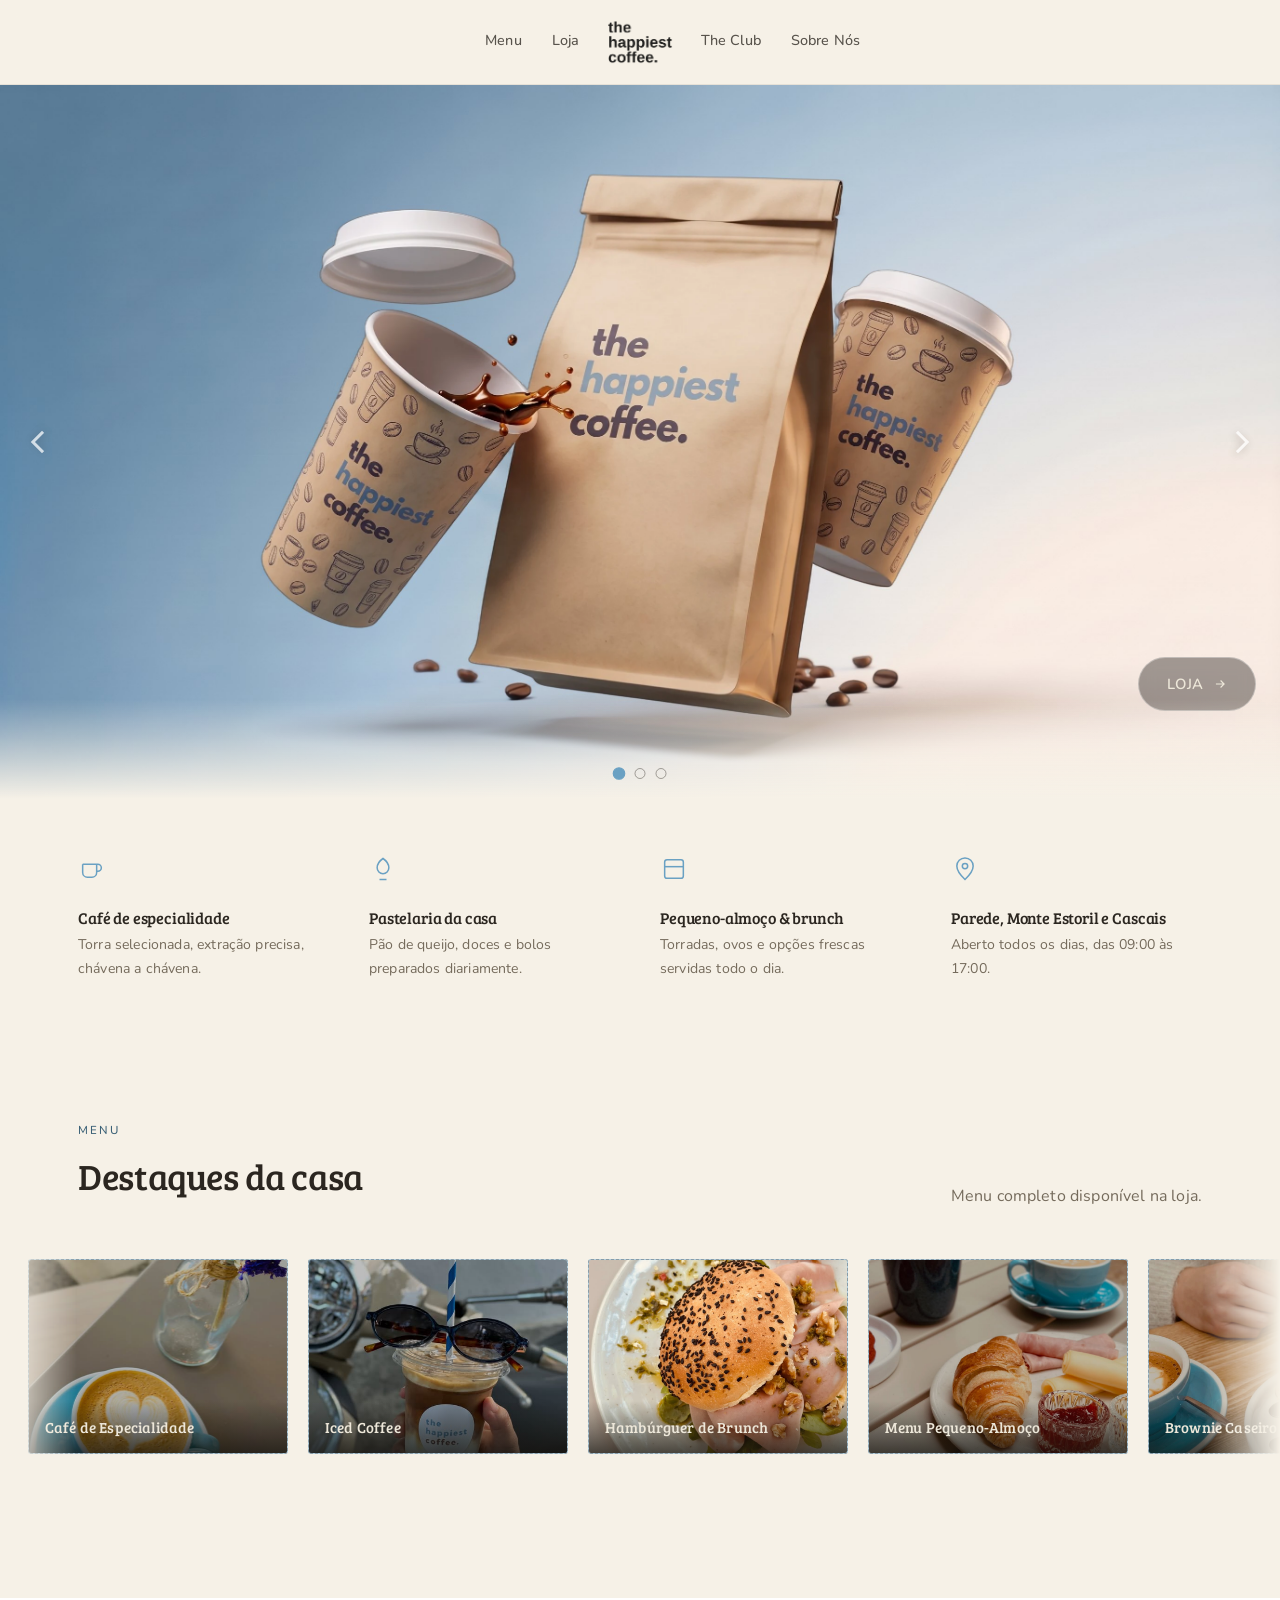
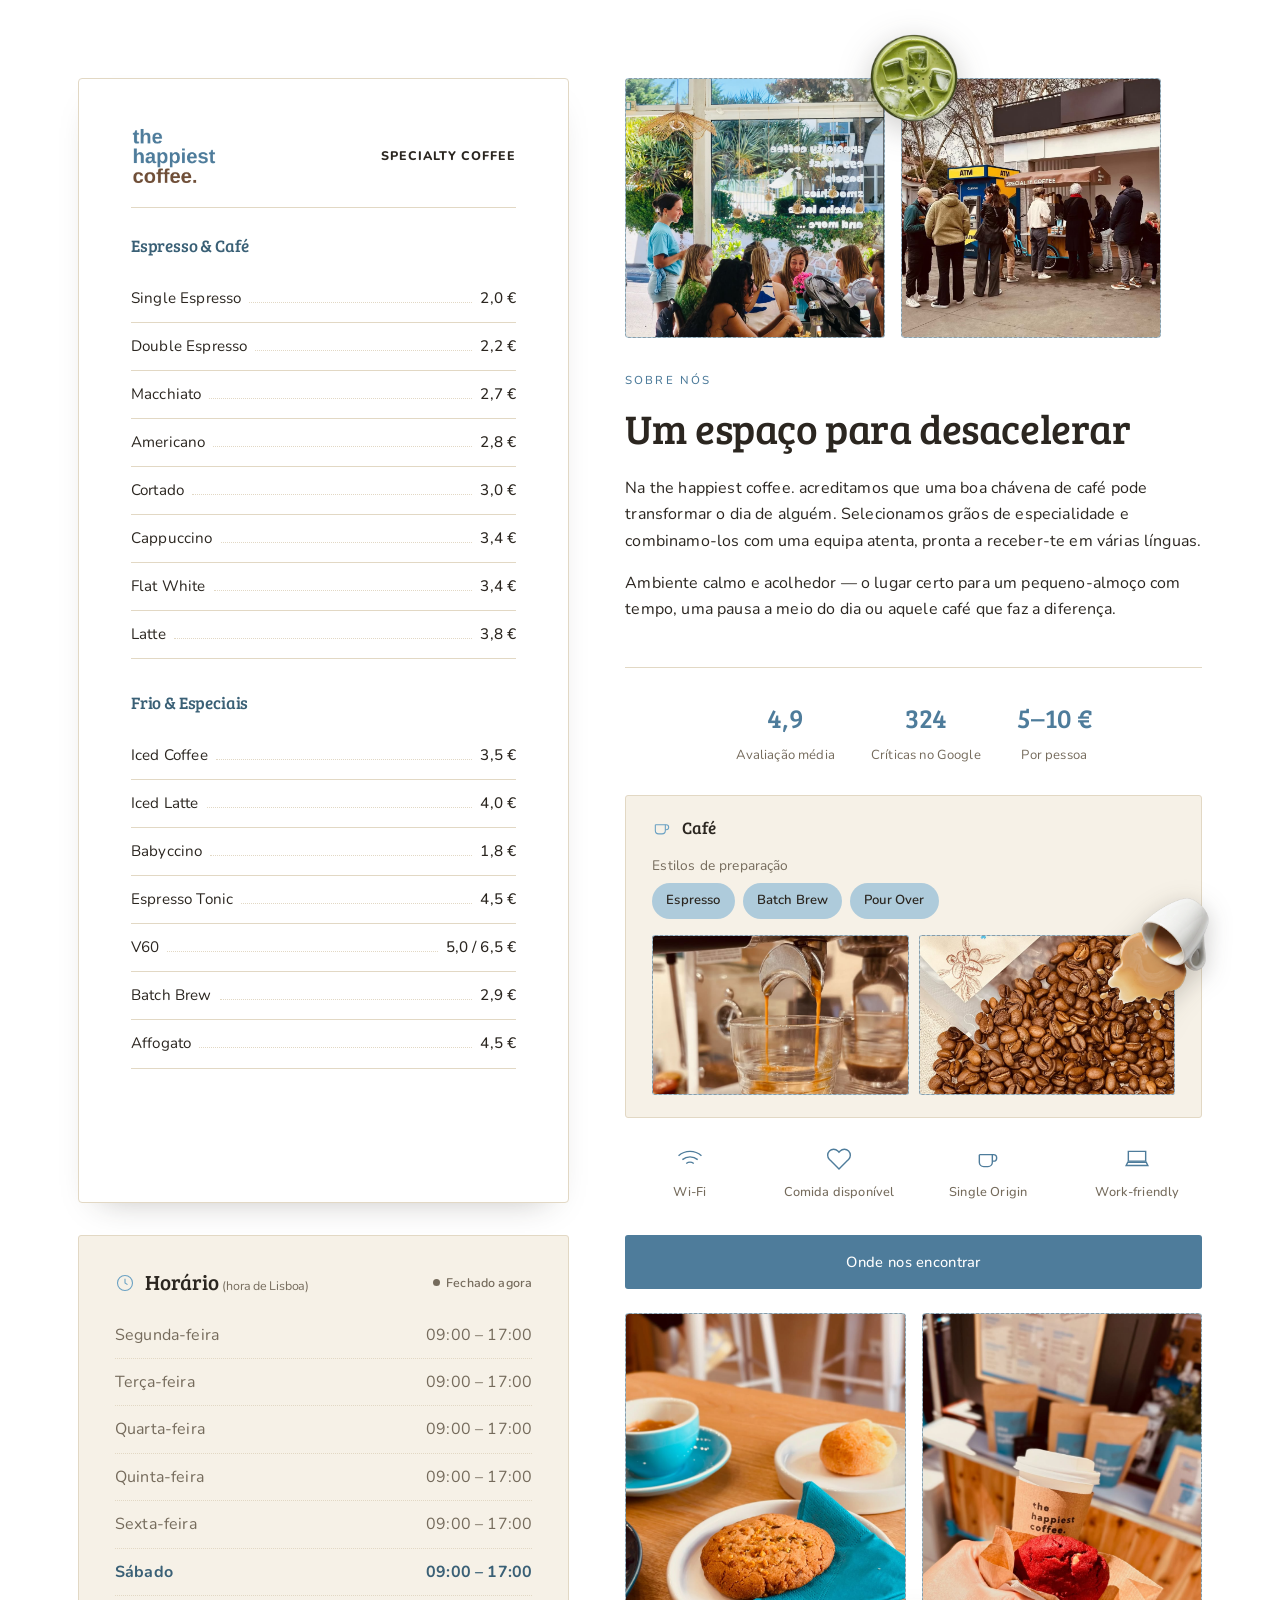
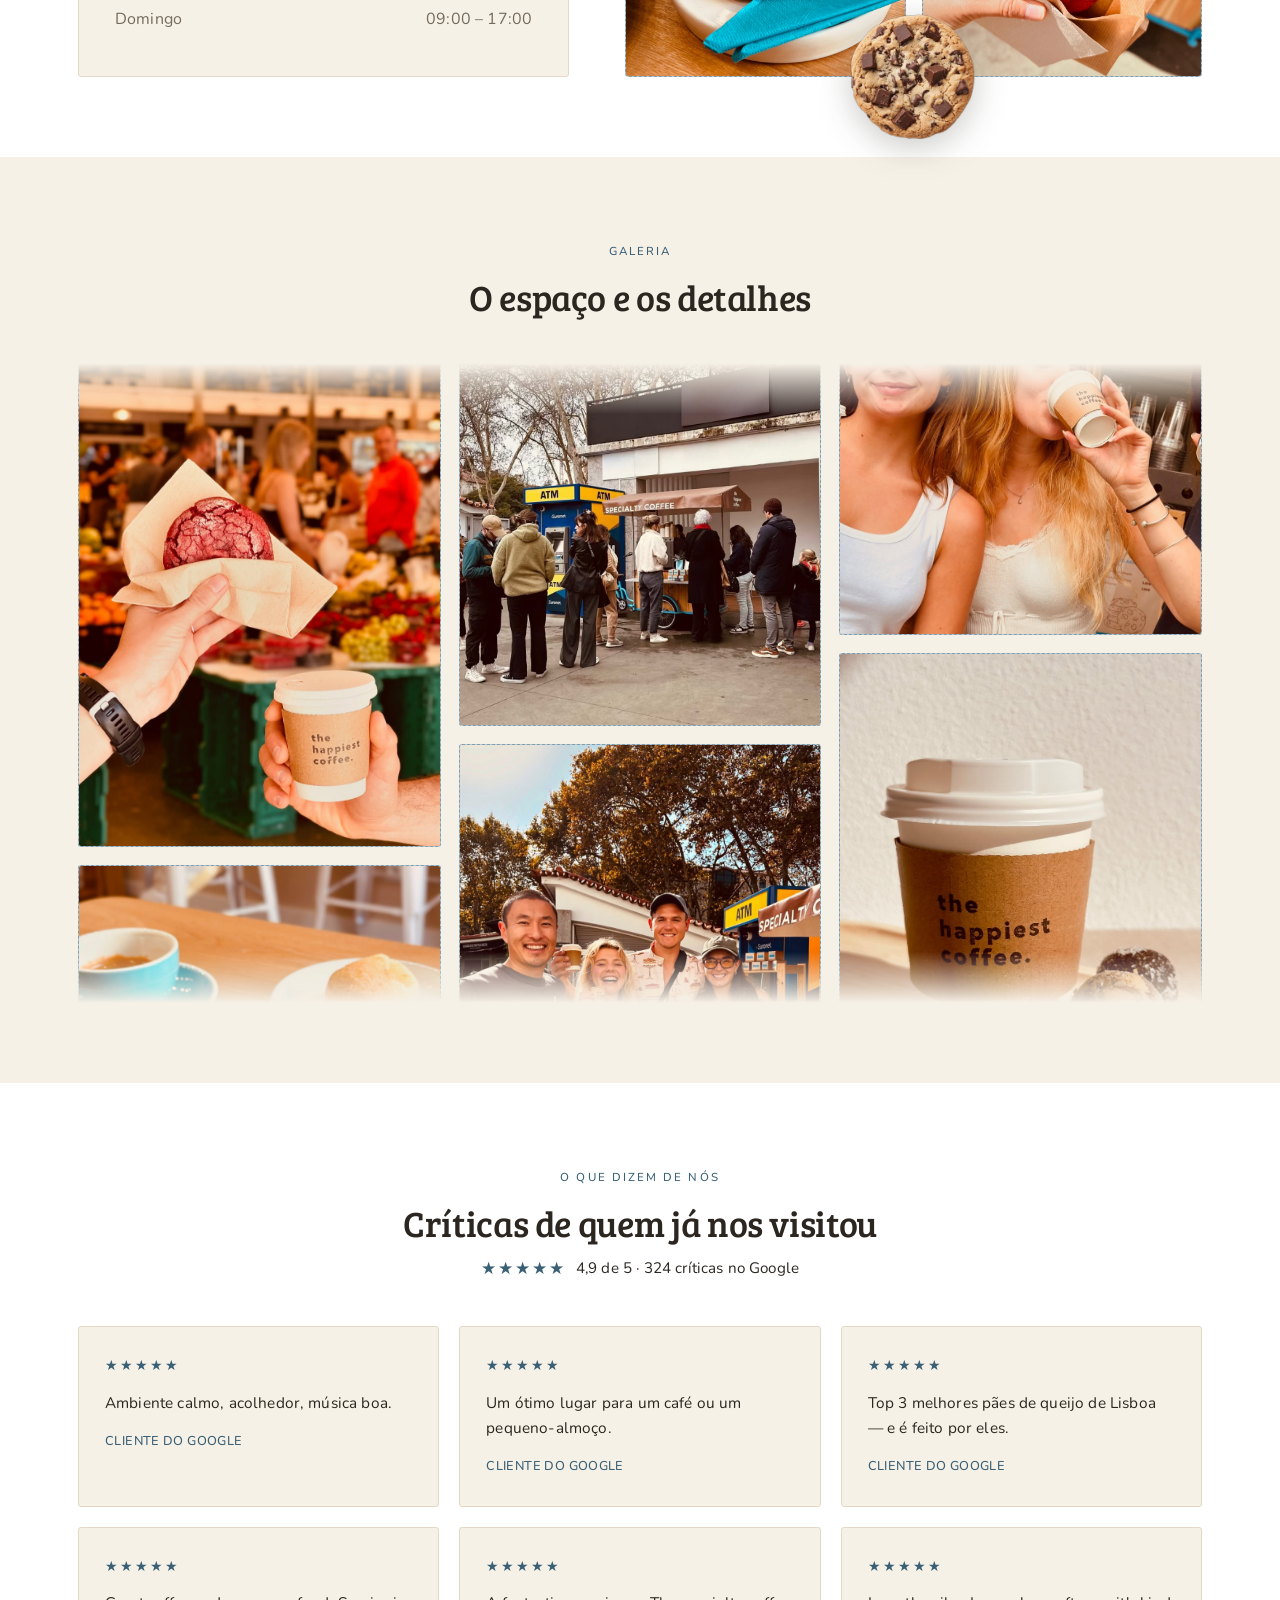
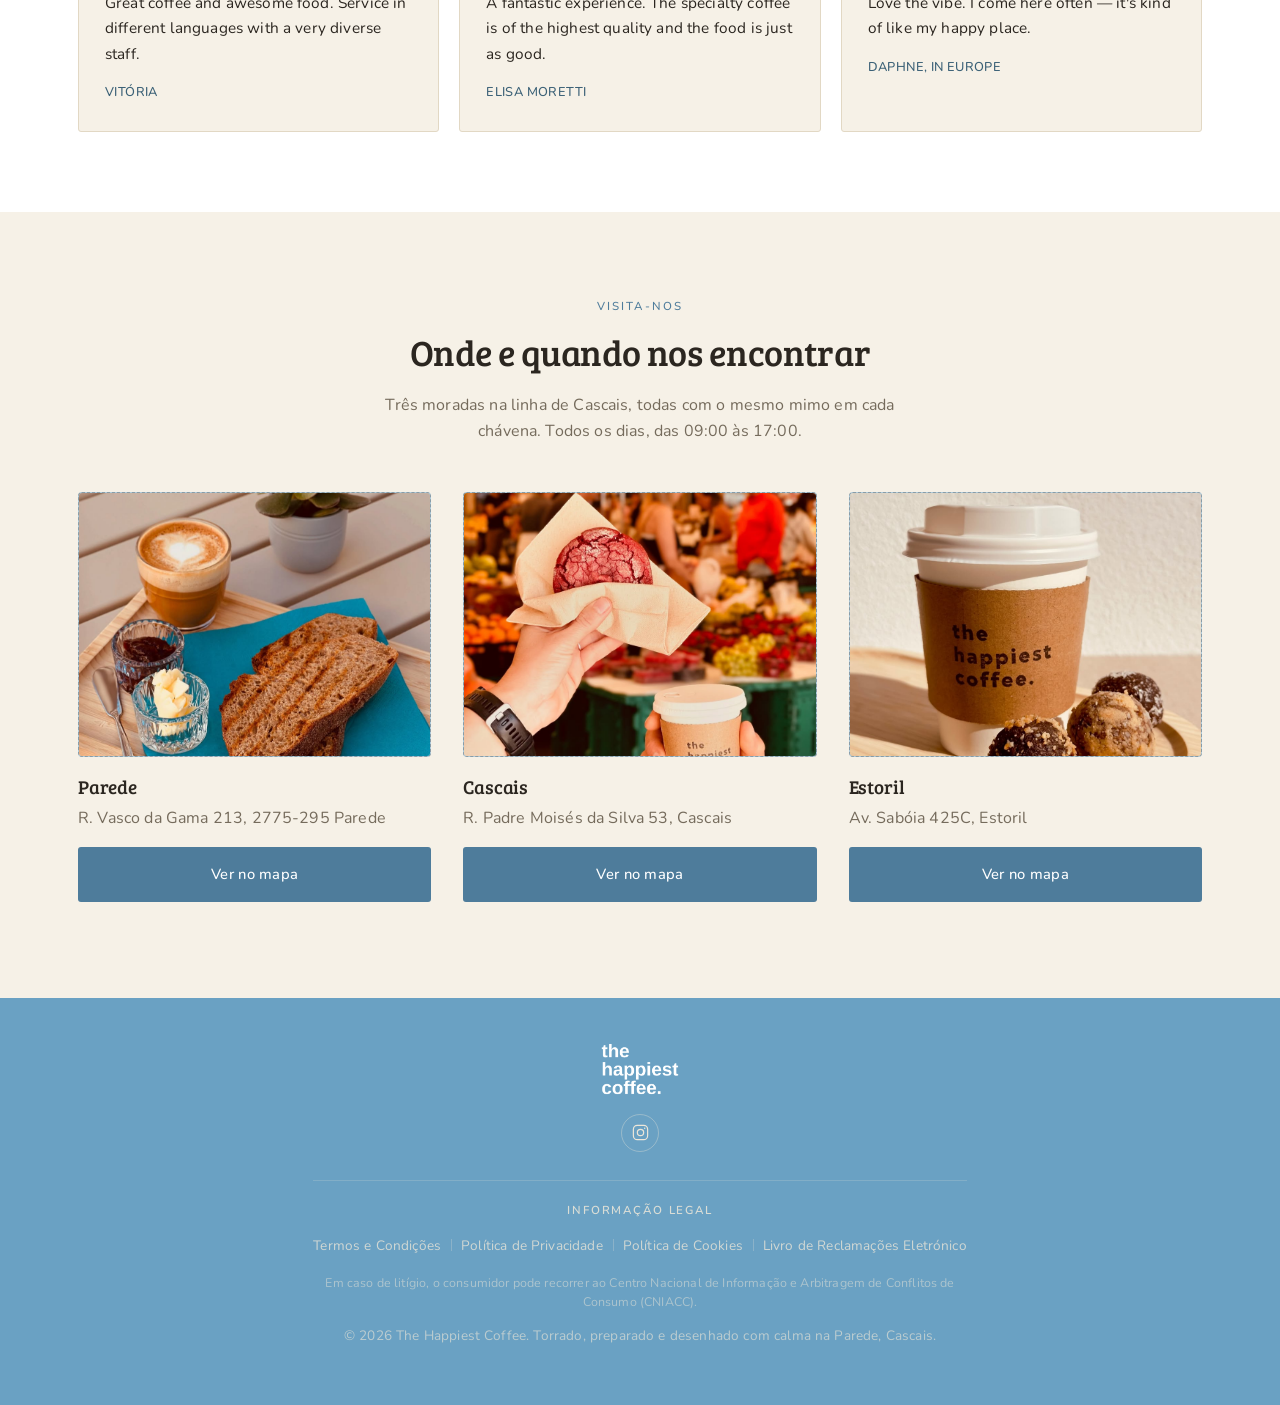
<file: index.html>
<!DOCTYPE html>
<html lang="pt-PT">
<head>
<meta charset="UTF-8">
<meta name="viewport" content="width=device-width, initial-scale=1.0">
<meta name="robots" content="noindex, nofollow">
<title>the happiest coffee. | Specialty Coffee em Parede</title>
<meta name="description" content="the happiest coffee. — Specialty Coffee em Parede. Café de especialidade, pastelaria e pequenos-almoços num ambiente calmo. Avaliação 4,9 com 324 críticas.">
<link rel="icon" href="assets/favicon/favicon.ico" sizes="any">
<link rel="icon" type="image/png" sizes="16x16" href="assets/favicon/favicon-16x16.png">
<link rel="icon" type="image/png" sizes="32x32" href="assets/favicon/favicon-32x32.png">
<link rel="icon" type="image/png" sizes="192x192" href="assets/favicon/icon-192.png">
<link rel="apple-touch-icon" sizes="180x180" href="assets/favicon/apple-touch-icon.png">
<link rel="preconnect" href="https://fonts.googleapis.com">
<link rel="preconnect" href="https://fonts.gstatic.com" crossorigin>
<link href="https://fonts.googleapis.com/css2?family=Bree+Serif&family=Nunito:wght@300;400;500;600;700;800&display=swap" rel="stylesheet">
<link rel="stylesheet" href="styles.css">
</head>
<body>

<header class="site-header">
  <div class="container header-inner">
    <button class="nav-toggle" id="navToggle" aria-label="Abrir menu" aria-expanded="false">
      <span></span><span></span><span></span>
    </button>
    <nav class="nav nav-left">
      <a href="#menu">Menu</a>
      <a href="loja.html">Loja</a>
    </nav>
    <a href="#top" class="logo">
      <img src="assets/images/logo/logo-white.png" alt="the happiest coffee." class="logo-img">
    </a>
    <nav class="nav nav-right">
      <a href="theclub.html">The Club</a>
      <a href="sobrenos.html">Sobre Nós</a>
    </nav>
    <div class="header-spacer" aria-hidden="true"></div>
  </div>
  <nav class="nav-mobile" id="navMobile">
    <a href="#menu">Menu</a>
    <a href="loja.html">Loja</a>
    <a href="theclub.html">The Club</a>
    <a href="sobrenos.html">Sobre Nós</a>
  </nav>
</header>

<main id="top">

  <!-- HERO CARROSSEL -->
  <section class="hero-carousel" id="heroCarousel" aria-roledescription="carrossel" aria-label="Produtos the happiest coffee.">
    <div class="hero-slides">

      <!-- Slide 1: SACO + CAFÉ -->
      <article class="hero-slide is-active" role="group" aria-roledescription="slide" aria-label="1 de 3">
        <div class="hero-slide-media">
          <img class="hero-slide-img" src="assets/images/hero/hero-bag-cafe.jpg" alt="Saco de café the happiest coffee. com dois copos de café de especialidade">
          <img class="hero-object" aria-hidden="true" style="left:12.5%;top:4.492%;width:72.965%;height:88.997%;" src="assets/images/hero/cutouts/hero-bag-cafe-group.webp" alt="">
        </div>
        <a class="hero-cta hero-cta--corner" href="loja.html">
          Loja
          <svg viewBox="0 0 24 24" fill="none" stroke="currentColor" stroke-width="2"><path d="M5 12h14M13 6l6 6-6 6"/></svg>
        </a>
      </article>

      <!-- Slide 2: MATCHA -->
      <article class="hero-slide" role="group" aria-roledescription="slide" aria-label="2 de 3">
        <div class="hero-slide-media">
          <img class="hero-slide-img" src="assets/images/hero/hero-matcha.jpg" alt="Dois copos de matcha the happiest coffee. com pó de matcha">
          <img class="hero-object" aria-hidden="true" style="left:26.49%;top:1.497%;width:56.977%;height:84.961%;" src="assets/images/hero/cutouts/hero-matcha-group.webp" alt="">
        </div>
        <a class="hero-cta hero-cta--corner" href="theclub.html">
          The Club
          <svg viewBox="0 0 24 24" fill="none" stroke="currentColor" stroke-width="2"><path d="M5 12h14M13 6l6 6-6 6"/></svg>
        </a>
      </article>

      <!-- Slide 3: RUNNING CLUB -->
      <article class="hero-slide" role="group" aria-roledescription="slide" aria-label="3 de 3">
        <div class="hero-slide-media">
          <img class="hero-slide-img" src="assets/images/hero/hero-running-club.jpg" alt="T-shirt do Running Club e caneca the happiest coffee.">
          <img class="hero-object" aria-hidden="true" style="left:59.484%;top:59.44%;width:21.003%;height:34.049%;" src="assets/images/hero/cutouts/hero-running-club-mug.webp" alt="">
        </div>
        <a class="hero-cta hero-cta--corner" href="sobrenos.html">
          Sobre Nós
          <svg viewBox="0 0 24 24" fill="none" stroke="currentColor" stroke-width="2"><path d="M5 12h14M13 6l6 6-6 6"/></svg>
        </a>
      </article>

    </div>

    <button class="hero-arrow hero-arrow--prev" id="heroPrev" type="button" aria-label="Slide anterior">
      <span class="hero-arrow-tri hero-arrow-tri--prev" aria-hidden="true"></span>
    </button>
    <button class="hero-arrow hero-arrow--next" id="heroNext" type="button" aria-label="Slide seguinte">
      <span class="hero-arrow-tri hero-arrow-tri--next" aria-hidden="true"></span>
    </button>

    <div class="hero-dots" id="heroDots" role="tablist" aria-label="Escolher slide">
      <button class="hero-dot is-active" type="button" role="tab" aria-label="Ir para o slide 1" aria-selected="true"></button>
      <button class="hero-dot" type="button" role="tab" aria-label="Ir para o slide 2" aria-selected="false"></button>
      <button class="hero-dot" type="button" role="tab" aria-label="Ir para o slide 3" aria-selected="false"></button>
    </div>

    <div class="hero-carousel-fade" aria-hidden="true"></div>
  </section>

  <!-- SERVICES -->
  <section class="services">
    <div class="container services-grid">
      <div class="service">
        <svg class="service-icon" viewBox="0 0 24 24" fill="none" stroke="currentColor" stroke-width="1.3"><path d="M4 8h13a3 3 0 0 1 0 6h-1"/><path d="M4 8v7a4 4 0 0 0 4 4h4a4 4 0 0 0 4-4V8"/></svg>
        <h3>Café de especialidade</h3>
        <p>Torra selecionada, extração precisa, chávena a chávena.</p>
      </div>
      <div class="service">
        <svg class="service-icon" viewBox="0 0 24 24" fill="none" stroke="currentColor" stroke-width="1.3"><path d="M12 3c3 2 5 5 5 8a5 5 0 0 1-10 0c0-3 2-6 5-8Z"/><path d="M9 21h6"/></svg>
        <h3>Pastelaria da casa</h3>
        <p>Pão de queijo, doces e bolos preparados diariamente.</p>
      </div>
      <div class="service">
        <svg class="service-icon" viewBox="0 0 24 24" fill="none" stroke="currentColor" stroke-width="1.3"><rect x="4" y="4" width="16" height="16" rx="2"/><path d="M4 10h16"/></svg>
        <h3>Pequeno-almoço &amp; brunch</h3>
        <p>Torradas, ovos e opções frescas servidas todo o dia.</p>
      </div>
      <div class="service">
        <svg class="service-icon" viewBox="0 0 24 24" fill="none" stroke="currentColor" stroke-width="1.3"><path d="M12 21s7-6.5 7-11.5A7 7 0 0 0 5 9.5C5 14.5 12 21 12 21Z"/><circle cx="12" cy="9.5" r="2.3"/></svg>
        <h3>Parede, Monte Estoril e Cascais</h3>
        <p>Aberto todos os dias, das 09:00 às 17:00.</p>
      </div>
    </div>
  </section>

  <!-- MENU HIGHLIGHTS -->
  <section id="menu" class="menu-highlights">
    <div class="container">
      <div class="section-heading section-heading--split">
        <div>
          <span class="eyebrow">Menu</span>
          <h2>Destaques da casa</h2>
        </div>
        <p class="muted section-heading-note">Menu completo disponível na loja.</p>
      </div>
    </div>

    <div class="carousel">
      <div class="carousel-track" id="carouselTrack">
        <figure class="photo-slot photo-slot--carousel" data-label="assets/images/happiestcoffee2.png"><img class="photo" src="assets/images/happiestcoffee2.png" alt="Café de especialidade"><figcaption>Café de Especialidade</figcaption></figure>
        <figure class="photo-slot photo-slot--carousel" data-label="assets/images/happiestcoffee3.png"><img class="photo" src="assets/images/happiestcoffee3.png" alt="Iced Coffee"><figcaption>Iced Coffee</figcaption></figure>
        <figure class="photo-slot photo-slot--carousel" data-label="assets/images/happiestcoffee4.png"><img class="photo" src="assets/images/happiestcoffee4.png" alt="Hambúrguer de Brunch"><figcaption>Hambúrguer de Brunch</figcaption></figure>
        <figure class="photo-slot photo-slot--carousel" data-label="assets/images/happiestcoffee5.png"><img class="photo" src="assets/images/happiestcoffee5.png" alt="Menu Pequeno-Almoço"><figcaption>Menu Pequeno-Almoço</figcaption></figure>
        <figure class="photo-slot photo-slot--carousel" data-label="assets/images/happiestcoffee6.png"><img class="photo" src="assets/images/happiestcoffee6.png" alt="Brownie Caseiro"><figcaption>Brownie Caseiro</figcaption></figure>
        <figure class="photo-slot photo-slot--carousel" data-label="assets/images/happiestcoffee7.png"><img class="photo" src="assets/images/happiestcoffee7.png" alt="Cappuccino Especial"><figcaption>Cappuccino Especial</figcaption></figure>
        <figure class="photo-slot photo-slot--carousel" data-label="assets/images/happiestcoffee8.png"><img class="photo" src="assets/images/happiestcoffee8.png" alt="Ovos Mexidos &amp; Torrada"><figcaption>Ovos Mexidos &amp; Torrada</figcaption></figure>
      </div>
    </div>
  </section>

  <!-- SOBRE / MENU / HORÁRIO -->
  <section id="sobre" class="showcase">
    <div class="container showcase-grid">

      <div class="menu-card">
        <div class="menu-card-header">
          <img src="assets/images/logo/logo-color.png" alt="the happiest coffee." class="menu-card-logo">
          <span class="menu-card-eyebrow">Specialty Coffee</span>
        </div>
        <div class="menu-list">
          <h3>Espresso &amp; Café</h3>
          <ul>
            <li><span>Single Espresso</span><span class="dots"></span><span class="price">2,0 €</span></li>
            <li><span>Double Espresso</span><span class="dots"></span><span class="price">2,2 €</span></li>
            <li><span>Macchiato</span><span class="dots"></span><span class="price">2,7 €</span></li>
            <li><span>Americano</span><span class="dots"></span><span class="price">2,8 €</span></li>
            <li><span>Cortado</span><span class="dots"></span><span class="price">3,0 €</span></li>
            <li><span>Cappuccino</span><span class="dots"></span><span class="price">3,4 €</span></li>
            <li><span>Flat White</span><span class="dots"></span><span class="price">3,4 €</span></li>
            <li><span>Latte</span><span class="dots"></span><span class="price">3,8 €</span></li>
          </ul>
          <h3>Frio &amp; Especiais</h3>
          <ul>
            <li><span>Iced Coffee</span><span class="dots"></span><span class="price">3,5 €</span></li>
            <li><span>Iced Latte</span><span class="dots"></span><span class="price">4,0 €</span></li>
            <li><span>Babyccino</span><span class="dots"></span><span class="price">1,8 €</span></li>
            <li><span>Espresso Tonic</span><span class="dots"></span><span class="price">4,5 €</span></li>
            <li><span>V60</span><span class="dots"></span><span class="price">5,0 / 6,5 €</span></li>
            <li><span>Batch Brew</span><span class="dots"></span><span class="price">2,9 €</span></li>
            <li><span>Affogato</span><span class="dots"></span><span class="price">4,5 €</span></li>
          </ul>
        </div>
      </div>

      <div class="showcase-top">
        <div class="showcase-photos">
          <div class="photo-slot photo-slot--about" data-label="assets/images/sala.png">
            <img class="photo" src="assets/images/sala.png" alt="Interior the happiest coffee.">
          </div>
          <div class="photo-slot photo-slot--about" data-label="assets/images/galeria4.png">
            <img class="photo" src="assets/images/galeria4.png" alt="Fila de clientes na tenda the happiest coffee.">
          </div>
          <img class="showcase-accent showcase-accent--top" src="assets/images/accents/matcha-accent.webp" alt="" aria-hidden="true">
        </div>

        <div class="about-text">
          <span class="eyebrow eyebrow-blue">Sobre nós</span>
          <h2>Um espaço para desacelerar</h2>
          <p>
            Na the happiest coffee. acreditamos que uma boa chávena de café pode transformar o dia
            de alguém. Selecionamos grãos de especialidade e combinamo-los com uma equipa
            atenta, pronta a receber-te em várias línguas.
          </p>
          <p>
            Ambiente calmo e acolhedor — o lugar certo para um pequeno-almoço com tempo,
            uma pausa a meio do dia ou aquele café que faz a diferença.
          </p>
        </div>

        <div class="about-stats about-stats--center">
          <div class="stat">
            <strong>4,9</strong>
            <span>Avaliação média</span>
          </div>
          <div class="stat">
            <strong>324</strong>
            <span>Críticas no Google</span>
          </div>
          <div class="stat">
            <strong>5–10 €</strong>
            <span>Por pessoa</span>
          </div>
        </div>

        <div class="info-card info-card--cafe">
          <div class="info-card-head">
            <svg viewBox="0 0 24 24" fill="none" stroke="currentColor" stroke-width="1.3"><path d="M4 8h13a3 3 0 0 1 0 6h-1"/><path d="M4 8v7a4 4 0 0 0 4 4h4a4 4 0 0 0 4-4V8"/></svg>
            <h3>Café</h3>
          </div>
          <p class="info-card-subtitle">Estilos de preparação</p>
          <ul class="pill-list">
            <li>Espresso</li>
            <li>Batch Brew</li>
            <li>Pour Over</li>
          </ul>
          <div class="info-card-photos">
            <div class="photo-slot photo-slot--info" data-label="assets/images/preparacao1.png"><img class="photo" src="assets/images/preparacao1.png" alt="Café"></div>
            <div class="photo-slot photo-slot--info" data-label="assets/images/preparacao2.png"><img class="photo" src="assets/images/preparacao2.png" alt="Café"></div>
            <img class="cafe-accent" src="assets/images/accents/coffee-spill-accent.webp" alt="" aria-hidden="true">
          </div>
        </div>

        <div class="feature-icons">
          <div class="feature-icon">
            <svg viewBox="0 0 24 24" fill="none" stroke="currentColor" stroke-width="1.3"><path d="M1.42 9a16 16 0 0 1 21.16 0"/><path d="M5 12.55a11 11 0 0 1 14.08 0"/><path d="M8.53 16.11a6 6 0 0 1 6.95 0"/><line x1="12" y1="20" x2="12.01" y2="20"/></svg>
            <span>Wi-Fi</span>
          </div>
          <div class="feature-icon">
            <svg viewBox="0 0 24 24" fill="none" stroke="currentColor" stroke-width="1.3"><path d="M20.84 4.61a5.5 5.5 0 0 0-7.78 0L12 5.67l-1.06-1.06a5.5 5.5 0 0 0-7.78 7.78l1.06 1.06L12 21.23l7.78-7.78 1.06-1.06a5.5 5.5 0 0 0 0-7.78z"/></svg>
            <span>Comida disponível</span>
          </div>
          <div class="feature-icon">
            <svg viewBox="0 0 24 24" fill="none" stroke="currentColor" stroke-width="1.3"><path d="M4 8h13a3 3 0 0 1 0 6h-1"/><path d="M4 8v7a4 4 0 0 0 4 4h4a4 4 0 0 0 4-4V8"/></svg>
            <span>Single Origin</span>
          </div>
          <div class="feature-icon">
            <svg viewBox="0 0 24 24" fill="none" stroke="currentColor" stroke-width="1.3"><path d="M4 5h16v9H4z"/><path d="M2 18h20l-1.5-3H3.5z"/></svg>
            <span>Work-friendly</span>
          </div>
        </div>
      </div>

      <div class="info-card info-card--hours">
        <div class="info-card-head">
          <svg viewBox="0 0 24 24" fill="none" stroke="currentColor" stroke-width="1.3"><circle cx="12" cy="12" r="9"/><path d="M12 7v5l3 2"/></svg>
          <h3>Horário <span class="info-card-note">(hora de Lisboa)</span></h3>
          <span class="open-status" id="openStatus"><span class="open-dot"></span><span id="openStatusText">A verificar…</span></span>
        </div>
        <ul class="hours-list" id="hoursList">
          <li data-day="1"><span>Segunda-feira</span><span>09:00 – 17:00</span></li>
          <li data-day="2"><span>Terça-feira</span><span>09:00 – 17:00</span></li>
          <li data-day="3"><span>Quarta-feira</span><span>09:00 – 17:00</span></li>
          <li data-day="4"><span>Quinta-feira</span><span>09:00 – 17:00</span></li>
          <li data-day="5"><span>Sexta-feira</span><span>09:00 – 17:00</span></li>
          <li data-day="6"><span>Sábado</span><span>09:00 – 17:00</span></li>
          <li data-day="0"><span>Domingo</span><span>09:00 – 17:00</span></li>
        </ul>
      </div>

      <div class="showcase-bottom">
        <a href="#visitar" class="btn btn-blue showcase-cta">Onde nos encontrar</a>

        <div class="showcase-photos">
          <div class="photo-slot photo-slot--about" data-label="assets/images/galeria2.png">
            <img class="photo" src="assets/images/galeria2.png" alt="Bolacha e café ao pequeno-almoço">
          </div>
          <div class="photo-slot photo-slot--about" data-label="assets/images/galeria9.png">
            <img class="photo" src="assets/images/galeria9.png" alt="Muffin e café the happiest coffee.">
          </div>
          <img class="showcase-accent showcase-accent--bottom" src="assets/images/accents/cookie-accent.webp" alt="" aria-hidden="true">
        </div>
      </div>

    </div>
  </section>

  <!-- GALERIA -->
  <section id="galeria" class="gallery">
    <div class="container">
      <div class="section-heading">
        <span class="eyebrow">Galeria</span>
        <h2>O espaço e os detalhes</h2>
      </div>
    </div>
    <div class="gallery-columns">
      <div class="gallery-col gallery-col--up" id="galCol1">
        <div class="photo-slot photo-slot--gallery photo-slot--tall" data-label="assets/images/galeria1.png"><img class="photo" src="assets/images/galeria1.png" alt=""></div>
        <div class="photo-slot photo-slot--gallery photo-slot--square" data-label="assets/images/galeria2.png"><img class="photo" src="assets/images/galeria2.png" alt=""></div>
        <div class="photo-slot photo-slot--gallery photo-slot--short" data-label="assets/images/galeria3.png"><img class="photo" src="assets/images/galeria3.png" alt=""></div>
      </div>
      <div class="gallery-col gallery-col--down" id="galCol2">
        <div class="photo-slot photo-slot--gallery photo-slot--square" data-label="assets/images/galeria4.png"><img class="photo" src="assets/images/galeria4.png" alt=""></div>
        <div class="photo-slot photo-slot--gallery photo-slot--tall" data-label="assets/images/galeria5.png"><img class="photo" src="assets/images/galeria5.png" alt=""></div>
        <div class="photo-slot photo-slot--gallery photo-slot--square" data-label="assets/images/galeria6.png"><img class="photo" src="assets/images/galeria6.png" alt=""></div>
      </div>
      <div class="gallery-col gallery-col--up gallery-col--fast" id="galCol3">
        <div class="photo-slot photo-slot--gallery photo-slot--short" data-label="assets/images/galeria7.png"><img class="photo" src="assets/images/galeria7.png" alt=""></div>
        <div class="photo-slot photo-slot--gallery photo-slot--tall" data-label="assets/images/galeria8.png"><img class="photo" src="assets/images/galeria8.png" alt=""></div>
        <div class="photo-slot photo-slot--gallery photo-slot--square" data-label="assets/images/galeria9.png"><img class="photo" src="assets/images/galeria9.png" alt=""></div>
      </div>
    </div>
  </section>

  <!-- CRITICAS -->
  <section id="criticas" class="reviews">
    <div class="container">
      <div class="section-heading">
        <span class="eyebrow">O que dizem de nós</span>
        <h2>Críticas de quem já nos visitou</h2>
        <p class="reviews-score"><span class="stars stars--lg">★★★★★</span> 4,9 de 5 · 324 críticas no Google</p>
      </div>
      <div class="reviews-grid">
        <blockquote class="review-card">
          <div class="stars">★★★★★</div>
          <p>Ambiente calmo, acolhedor, música boa.</p>
          <footer>Cliente do Google</footer>
        </blockquote>
        <blockquote class="review-card">
          <div class="stars">★★★★★</div>
          <p>Um ótimo lugar para um café ou um pequeno-almoço.</p>
          <footer>Cliente do Google</footer>
        </blockquote>
        <blockquote class="review-card">
          <div class="stars">★★★★★</div>
          <p>Top 3 melhores pães de queijo de Lisboa — e é feito por eles.</p>
          <footer>Cliente do Google</footer>
        </blockquote>
        <blockquote class="review-card">
          <div class="stars">★★★★★</div>
          <p>Great coffee and awesome food. Service in different languages with a very diverse staff.</p>
          <footer>Vitória</footer>
        </blockquote>
        <blockquote class="review-card">
          <div class="stars">★★★★★</div>
          <p>A fantastic experience. The specialty coffee is of the highest quality and the food is just as good.</p>
          <footer>Elisa Moretti</footer>
        </blockquote>
        <blockquote class="review-card">
          <div class="stars">★★★★★</div>
          <p>Love the vibe. I come here often — it's kind of like my happy place.</p>
          <footer>Daphne, In Europe</footer>
        </blockquote>
      </div>
    </div>
  </section>

  <!-- VISITAR -->
  <section id="visitar" class="visit">
    <div class="container">
      <div class="section-heading">
        <span class="eyebrow eyebrow-blue">Visita-nos</span>
        <h2>Onde e quando nos encontrar</h2>
        <p class="muted">Três moradas na linha de Cascais, todas com o mesmo mimo em cada chávena. Todos os dias, das 09:00 às 17:00.</p>
      </div>
    </div>

    <div class="container visit-locations">
      <article class="location-card">
        <div class="photo-slot photo-slot--location" data-label="assets/images/entrada-parede.jpg"><img class="photo" src="assets/images/galeria3.png" alt="Torradas e café the happiest coffee."></div>
        <div class="location-info">
          <h3>Parede</h3>
          <p>R. Vasco da Gama 213, 2775-295 Parede</p>
          <a class="btn btn-blue location-map-btn" href="https://www.google.com/maps/search/?api=1&query=The+Happiest+Coffee+R.+Vasco+da+Gama+213+2775-295+Parede" target="_blank" rel="noopener">
            Ver no mapa
          </a>
        </div>
      </article>

      <article class="location-card">
        <div class="photo-slot photo-slot--location" data-label="assets/images/entrada-cascais.jpg"><img class="photo" src="assets/images/galeria1.png" alt="Cliente com muffin e iced coffee the happiest coffee."></div>
        <div class="location-info">
          <h3>Cascais</h3>
          <p>R. Padre Moisés da Silva 53, Cascais</p>
          <a class="btn btn-blue location-map-btn" href="https://www.google.com/maps/search/?api=1&query=The+Happiest+Coffee+R.+Padre+Mois%C3%A9s+da+Silva+53+Cascais" target="_blank" rel="noopener">
            Ver no mapa
          </a>
        </div>
      </article>

      <article class="location-card">
        <div class="photo-slot photo-slot--location" data-label="assets/images/entrada-estoril.jpg"><img class="photo" src="assets/images/galeria8.png" alt="Café the happiest coffee. com energy balls"></div>
        <div class="location-info">
          <h3>Estoril</h3>
          <p>Av. Sabóia 425C, Estoril</p>
          <a class="btn btn-blue location-map-btn" href="https://www.google.com/maps/search/?api=1&query=The+Happiest+Coffee+Av.+Sab%C3%B3ia+425C+Estoril" target="_blank" rel="noopener">
            Ver no mapa
          </a>
        </div>
      </article>
    </div>
  </section>

</main>

<footer class="site-footer">
  <div class="container footer-inner">
    <img src="assets/images/logo/logo-white.png" alt="the happiest coffee." class="footer-logo">
    <a class="social-link social-link--footer" href="https://www.instagram.com/thehappiestcoffee/" target="_blank" rel="noopener" aria-label="the happiest coffee. no Instagram">
      <svg viewBox="0 0 24 24" fill="none" stroke="currentColor" stroke-width="1.5"><rect x="3" y="3" width="18" height="18" rx="5"/><circle cx="12" cy="12" r="4"/><circle cx="17.3" cy="6.7" r="0.9" fill="currentColor" stroke="none"/></svg>
    </a>
    <nav class="footer-legal" aria-label="Informação legal">
      <span class="footer-legal-title">Informação Legal</span>
      <ul class="footer-legal-links">
        <li><a href="termos.html">Termos e Condições</a></li>
        <li><a href="privacidade.html">Política de Privacidade</a></li>
        <li><a href="cookies.html">Política de Cookies</a></li>
        <li><a href="https://www.livroreclamacoes.pt/" target="_blank" rel="noopener">Livro de Reclamações Eletrónico</a></li>
      </ul>
      <p class="footer-legal-note">Em caso de litígio, o consumidor pode recorrer ao Centro Nacional de Informação e Arbitragem de Conflitos de Consumo (CNIACC).</p>
    </nav>
    <p class="muted">&copy; 2026 The Happiest Coffee. Torrado, preparado e desenhado com calma na Parede, Cascais.</p>
  </div>
</footer>

<script src="script.js"></script>
</body>
</html>
</file>
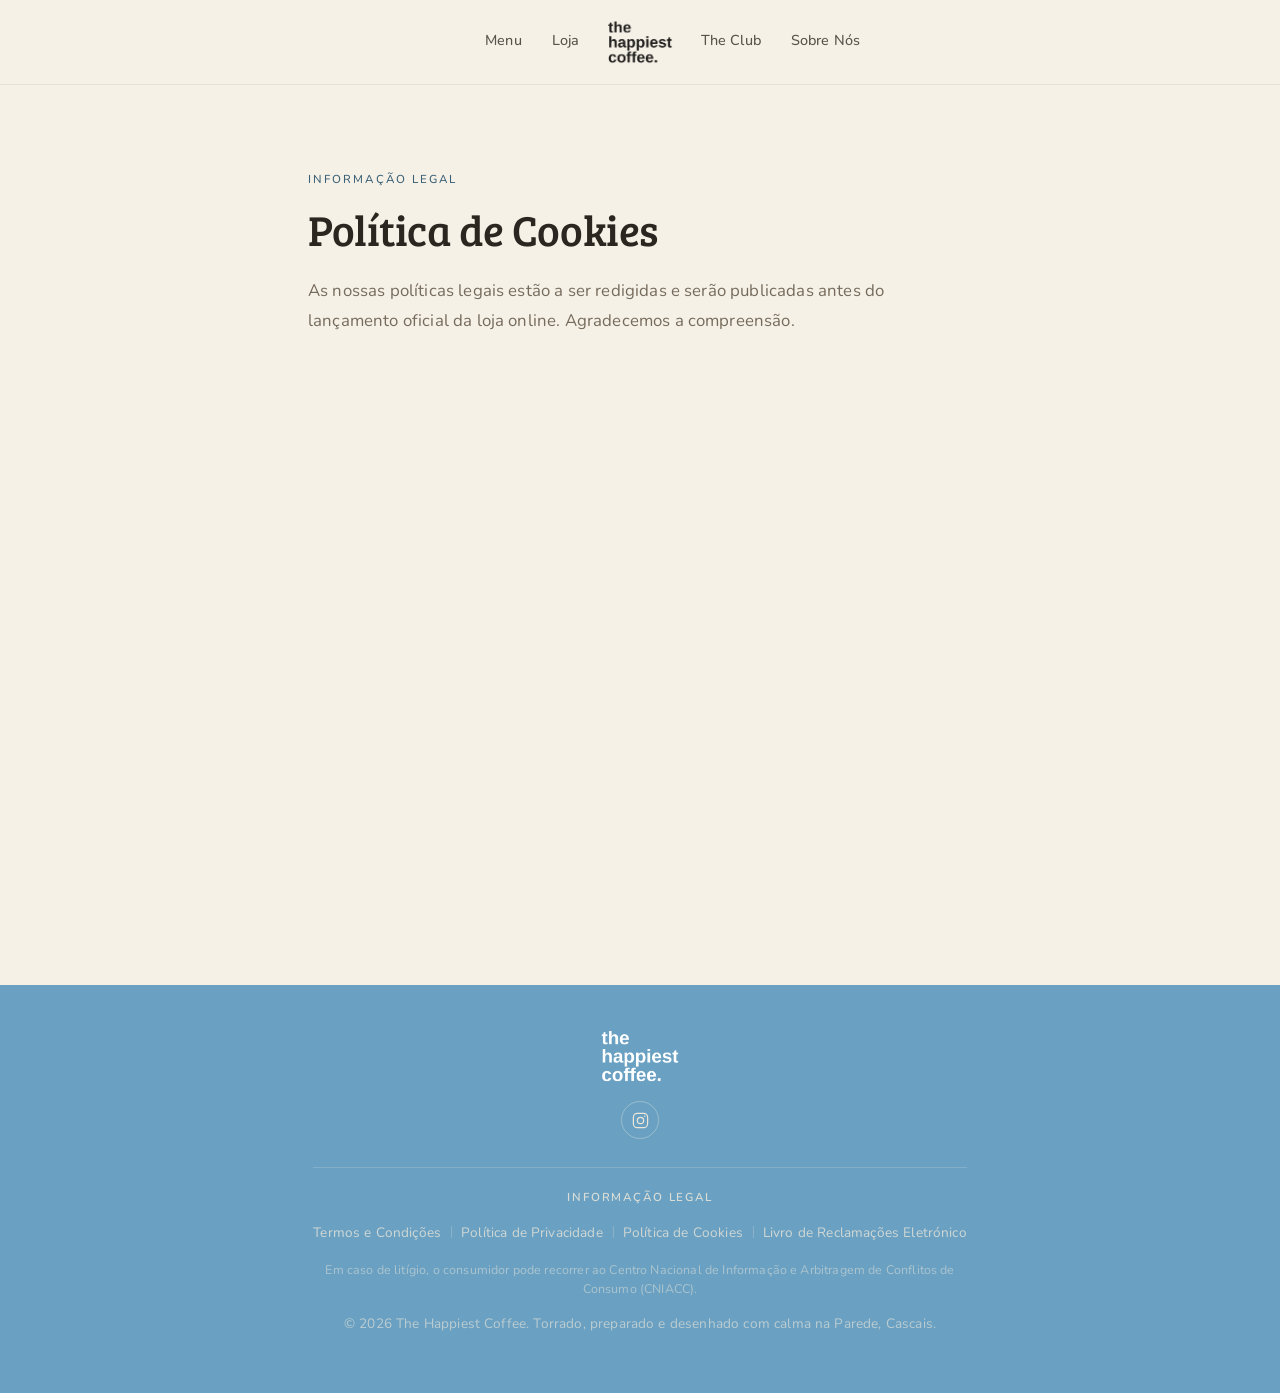
<file: cookies.html>
<!DOCTYPE html>
<html lang="pt-PT">
<head>
<meta charset="UTF-8">
<meta name="viewport" content="width=device-width, initial-scale=1.0">
<meta name="robots" content="noindex, nofollow">
<title>Política de Cookies | the happiest coffee.</title>
<meta name="description" content="Política de Cookies do the happiest coffee. — em preparação, a publicar antes do lançamento da loja online.">
<link rel="icon" href="assets/favicon/favicon.ico" sizes="any">
<link rel="icon" type="image/png" sizes="16x16" href="assets/favicon/favicon-16x16.png">
<link rel="icon" type="image/png" sizes="32x32" href="assets/favicon/favicon-32x32.png">
<link rel="icon" type="image/png" sizes="192x192" href="assets/favicon/icon-192.png">
<link rel="apple-touch-icon" sizes="180x180" href="assets/favicon/apple-touch-icon.png">
<link rel="preconnect" href="https://fonts.googleapis.com">
<link rel="preconnect" href="https://fonts.gstatic.com" crossorigin>
<link href="https://fonts.googleapis.com/css2?family=Bree+Serif&family=Nunito:wght@300;400;500;600;700;800&display=swap" rel="stylesheet">
<link rel="stylesheet" href="styles.css">
</head>
<body>

<header class="site-header">
  <div class="container header-inner">
    <button class="nav-toggle" id="navToggle" aria-label="Abrir menu" aria-expanded="false">
      <span></span><span></span><span></span>
    </button>
    <nav class="nav nav-left">
      <a href="index.html#menu">Menu</a>
      <a href="loja.html">Loja</a>
    </nav>
    <a href="index.html" class="logo">
      <img src="assets/images/logo/logo-white.png" alt="the happiest coffee." class="logo-img">
    </a>
    <nav class="nav nav-right">
      <a href="theclub.html">The Club</a>
      <a href="sobrenos.html">Sobre Nós</a>
    </nav>
    <div class="header-spacer" aria-hidden="true"></div>
  </div>
  <nav class="nav-mobile" id="navMobile">
    <a href="index.html#menu">Menu</a>
    <a href="loja.html">Loja</a>
    <a href="theclub.html">The Club</a>
    <a href="sobrenos.html">Sobre Nós</a>
  </nav>
</header>

<main id="top" class="legal-main">

  <section class="legal-page">
    <div class="container legal-prose">
      <span class="eyebrow">Informação Legal</span>
      <h1>Política de Cookies</h1>
      <p>As nossas políticas legais estão a ser redigidas e serão publicadas antes do lançamento oficial da loja online. Agradecemos a compreensão.</p>
    </div>
  </section>

</main>

<footer class="site-footer">
  <div class="container footer-inner">
    <img src="assets/images/logo/logo-white.png" alt="the happiest coffee." class="footer-logo">
    <a class="social-link social-link--footer" href="https://www.instagram.com/thehappiestcoffee/" target="_blank" rel="noopener" aria-label="the happiest coffee. no Instagram">
      <svg viewBox="0 0 24 24" fill="none" stroke="currentColor" stroke-width="1.5"><rect x="3" y="3" width="18" height="18" rx="5"/><circle cx="12" cy="12" r="4"/><circle cx="17.3" cy="6.7" r="0.9" fill="currentColor" stroke="none"/></svg>
    </a>
    <nav class="footer-legal" aria-label="Informação legal">
      <span class="footer-legal-title">Informação Legal</span>
      <ul class="footer-legal-links">
        <li><a href="termos.html">Termos e Condições</a></li>
        <li><a href="privacidade.html">Política de Privacidade</a></li>
        <li><a href="cookies.html">Política de Cookies</a></li>
        <li><a href="https://www.livroreclamacoes.pt/" target="_blank" rel="noopener">Livro de Reclamações Eletrónico</a></li>
      </ul>
      <p class="footer-legal-note">Em caso de litígio, o consumidor pode recorrer ao Centro Nacional de Informação e Arbitragem de Conflitos de Consumo (CNIACC).</p>
    </nav>
    <p class="muted">&copy; 2026 The Happiest Coffee. Torrado, preparado e desenhado com calma na Parede, Cascais.</p>
  </div>
</footer>

<script src="script.js"></script>
</body>
</html>
</file>
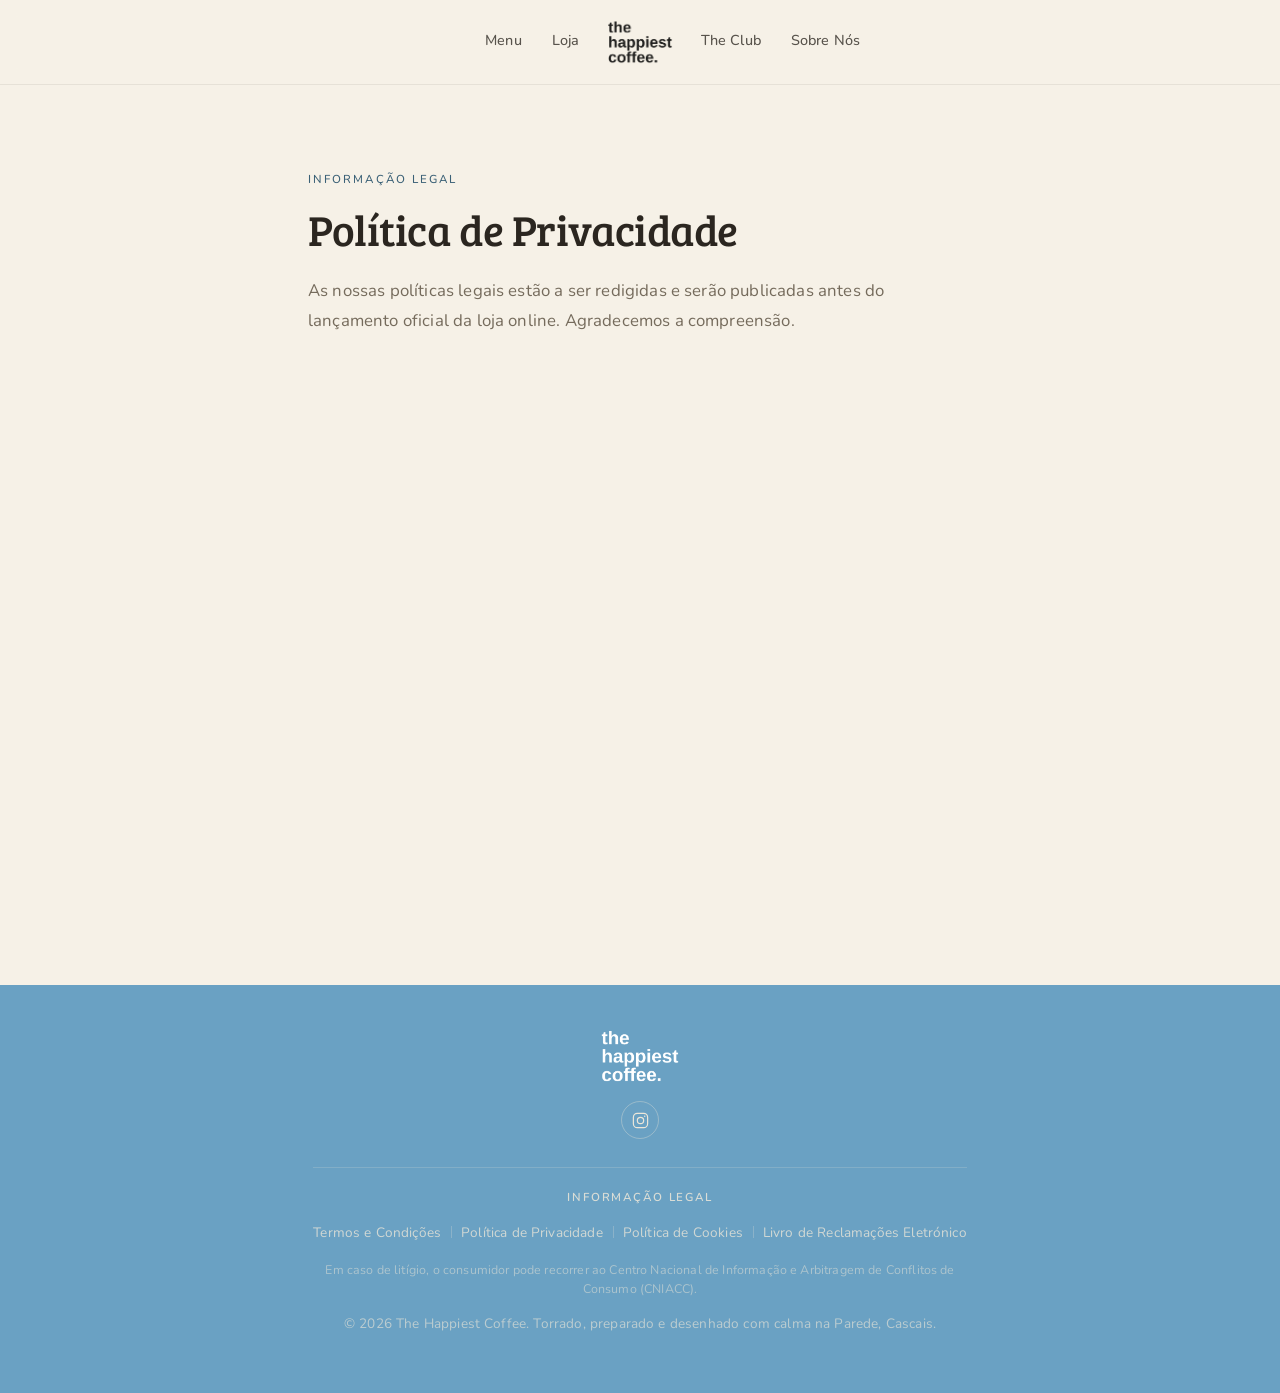
<file: privacidade.html>
<!DOCTYPE html>
<html lang="pt-PT">
<head>
<meta charset="UTF-8">
<meta name="viewport" content="width=device-width, initial-scale=1.0">
<meta name="robots" content="noindex, nofollow">
<title>Política de Privacidade | the happiest coffee.</title>
<meta name="description" content="Política de Privacidade do the happiest coffee. — em preparação, a publicar antes do lançamento da loja online.">
<link rel="icon" href="assets/favicon/favicon.ico" sizes="any">
<link rel="icon" type="image/png" sizes="16x16" href="assets/favicon/favicon-16x16.png">
<link rel="icon" type="image/png" sizes="32x32" href="assets/favicon/favicon-32x32.png">
<link rel="icon" type="image/png" sizes="192x192" href="assets/favicon/icon-192.png">
<link rel="apple-touch-icon" sizes="180x180" href="assets/favicon/apple-touch-icon.png">
<link rel="preconnect" href="https://fonts.googleapis.com">
<link rel="preconnect" href="https://fonts.gstatic.com" crossorigin>
<link href="https://fonts.googleapis.com/css2?family=Bree+Serif&family=Nunito:wght@300;400;500;600;700;800&display=swap" rel="stylesheet">
<link rel="stylesheet" href="styles.css">
</head>
<body>

<header class="site-header">
  <div class="container header-inner">
    <button class="nav-toggle" id="navToggle" aria-label="Abrir menu" aria-expanded="false">
      <span></span><span></span><span></span>
    </button>
    <nav class="nav nav-left">
      <a href="index.html#menu">Menu</a>
      <a href="loja.html">Loja</a>
    </nav>
    <a href="index.html" class="logo">
      <img src="assets/images/logo/logo-white.png" alt="the happiest coffee." class="logo-img">
    </a>
    <nav class="nav nav-right">
      <a href="theclub.html">The Club</a>
      <a href="sobrenos.html">Sobre Nós</a>
    </nav>
    <div class="header-spacer" aria-hidden="true"></div>
  </div>
  <nav class="nav-mobile" id="navMobile">
    <a href="index.html#menu">Menu</a>
    <a href="loja.html">Loja</a>
    <a href="theclub.html">The Club</a>
    <a href="sobrenos.html">Sobre Nós</a>
  </nav>
</header>

<main id="top" class="legal-main">

  <section class="legal-page">
    <div class="container legal-prose">
      <span class="eyebrow">Informação Legal</span>
      <h1>Política de Privacidade</h1>
      <p>As nossas políticas legais estão a ser redigidas e serão publicadas antes do lançamento oficial da loja online. Agradecemos a compreensão.</p>
    </div>
  </section>

</main>

<footer class="site-footer">
  <div class="container footer-inner">
    <img src="assets/images/logo/logo-white.png" alt="the happiest coffee." class="footer-logo">
    <a class="social-link social-link--footer" href="https://www.instagram.com/thehappiestcoffee/" target="_blank" rel="noopener" aria-label="the happiest coffee. no Instagram">
      <svg viewBox="0 0 24 24" fill="none" stroke="currentColor" stroke-width="1.5"><rect x="3" y="3" width="18" height="18" rx="5"/><circle cx="12" cy="12" r="4"/><circle cx="17.3" cy="6.7" r="0.9" fill="currentColor" stroke="none"/></svg>
    </a>
    <nav class="footer-legal" aria-label="Informação legal">
      <span class="footer-legal-title">Informação Legal</span>
      <ul class="footer-legal-links">
        <li><a href="termos.html">Termos e Condições</a></li>
        <li><a href="privacidade.html">Política de Privacidade</a></li>
        <li><a href="cookies.html">Política de Cookies</a></li>
        <li><a href="https://www.livroreclamacoes.pt/" target="_blank" rel="noopener">Livro de Reclamações Eletrónico</a></li>
      </ul>
      <p class="footer-legal-note">Em caso de litígio, o consumidor pode recorrer ao Centro Nacional de Informação e Arbitragem de Conflitos de Consumo (CNIACC).</p>
    </nav>
    <p class="muted">&copy; 2026 The Happiest Coffee. Torrado, preparado e desenhado com calma na Parede, Cascais.</p>
  </div>
</footer>

<script src="script.js"></script>
</body>
</html>
</file>
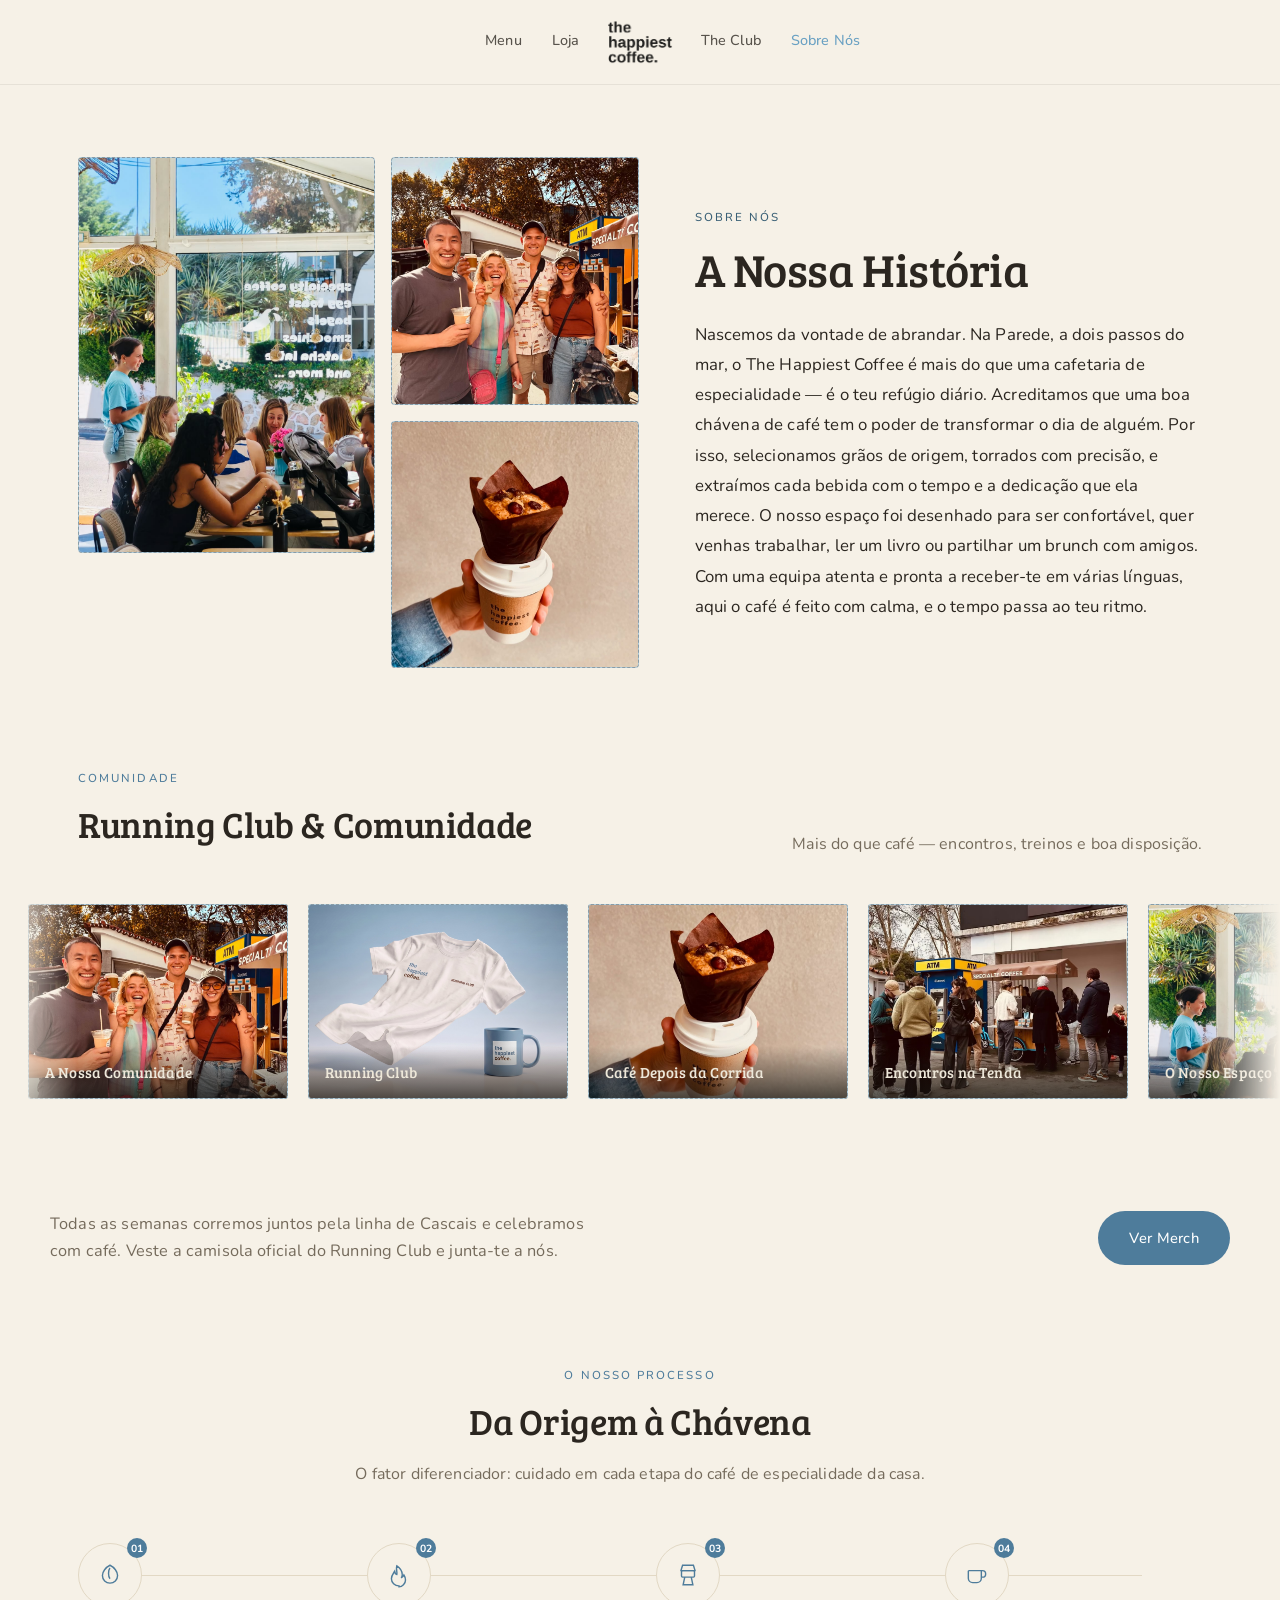
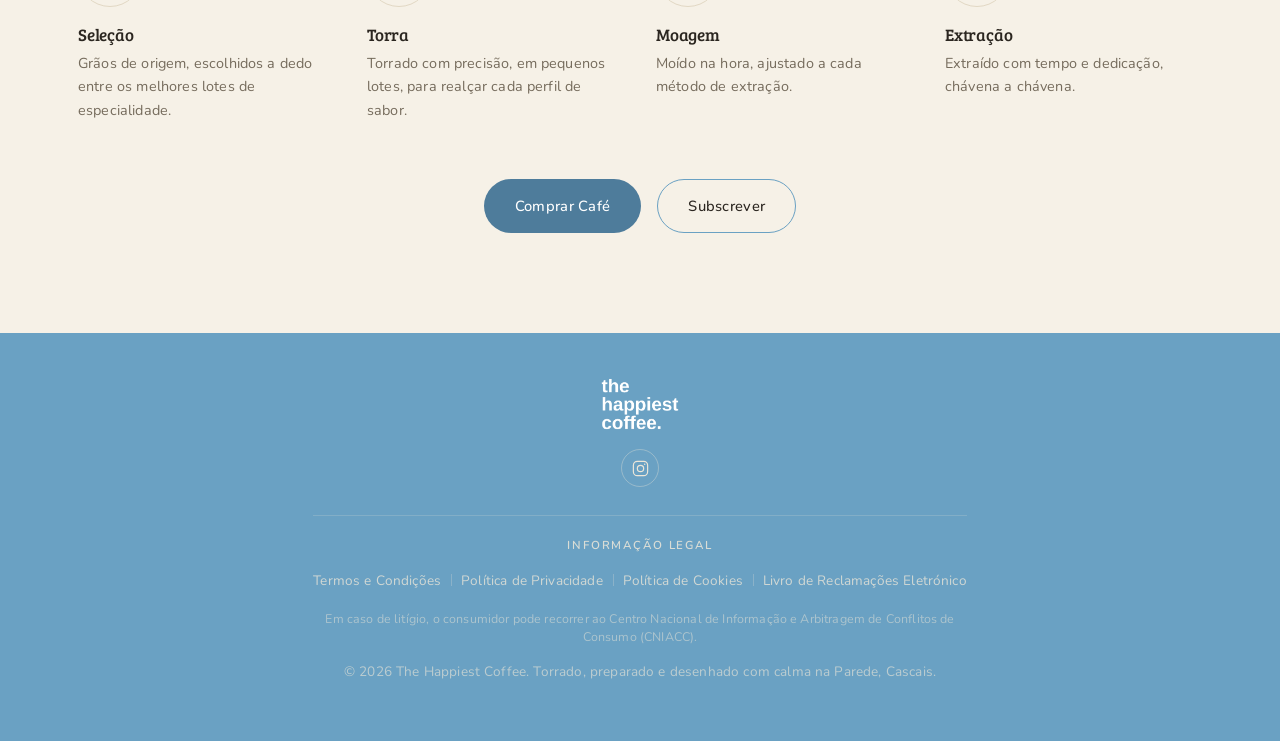
<file: sobrenos.html>
<!DOCTYPE html>
<html lang="pt-PT">
<head>
<meta charset="UTF-8">
<meta name="viewport" content="width=device-width, initial-scale=1.0">
<meta name="robots" content="noindex, nofollow">
<title>Sobre Nós | the happiest coffee.</title>
<meta name="description" content="A nossa história — o the happiest coffee. em Parede, a dois passos do mar. Café de especialidade, um refúgio diário feito com calma. Morada, horários e contactos.">
<link rel="icon" href="assets/favicon/favicon.ico" sizes="any">
<link rel="icon" type="image/png" sizes="16x16" href="assets/favicon/favicon-16x16.png">
<link rel="icon" type="image/png" sizes="32x32" href="assets/favicon/favicon-32x32.png">
<link rel="icon" type="image/png" sizes="192x192" href="assets/favicon/icon-192.png">
<link rel="apple-touch-icon" sizes="180x180" href="assets/favicon/apple-touch-icon.png">
<link rel="preconnect" href="https://fonts.googleapis.com">
<link rel="preconnect" href="https://fonts.gstatic.com" crossorigin>
<link href="https://fonts.googleapis.com/css2?family=Bree+Serif&family=Nunito:wght@300;400;500;600;700;800&display=swap" rel="stylesheet">
<link rel="stylesheet" href="styles.css">
</head>
<body>

<header class="site-header">
  <div class="container header-inner">
    <button class="nav-toggle" id="navToggle" aria-label="Abrir menu" aria-expanded="false">
      <span></span><span></span><span></span>
    </button>
    <nav class="nav nav-left">
      <a href="index.html#menu">Menu</a>
      <a href="loja.html">Loja</a>
    </nav>
    <a href="index.html" class="logo">
      <img src="assets/images/logo/logo-white.png" alt="the happiest coffee." class="logo-img">
    </a>
    <nav class="nav nav-right">
      <a href="theclub.html">The Club</a>
      <a href="sobrenos.html" aria-current="page">Sobre Nós</a>
    </nav>
    <div class="header-spacer" aria-hidden="true"></div>
  </div>
  <nav class="nav-mobile" id="navMobile">
    <a href="index.html#menu">Menu</a>
    <a href="loja.html">Loja</a>
    <a href="theclub.html">The Club</a>
    <a href="sobrenos.html" aria-current="page">Sobre Nós</a>
  </nav>
</header>

<main id="top">

  <!-- A NOSSA HISTÓRIA -->
  <section class="about-page">
    <div class="container about-dynamic">
      <div class="about-photos">
        <div class="photo-slot photo-slot--about-hero" data-label="assets/images/sala.png">
          <img class="photo" src="assets/images/sala.png" alt="Interior the happiest coffee.">
        </div>
        <div class="about-photos-pair">
          <div class="photo-slot photo-slot--about-sub" data-label="assets/images/galeria5.png">
            <img class="photo" src="assets/images/galeria5.png" alt="Amigos com café the happiest coffee.">
          </div>
          <div class="photo-slot photo-slot--about-sub" data-label="assets/images/galeria6.png">
            <img class="photo" src="assets/images/galeria6.png" alt="Clientes a apreciar café the happiest coffee.">
          </div>
        </div>
      </div>
      <div class="about-dynamic-text">
        <span class="eyebrow">Sobre nós</span>
        <h1>A Nossa História</h1>
        <p>Nascemos da vontade de abrandar. Na Parede, a dois passos do mar, o The Happiest Coffee é mais do que uma cafetaria de especialidade — é o teu refúgio diário. Acreditamos que uma boa chávena de café tem o poder de transformar o dia de alguém. Por isso, selecionamos grãos de origem, torrados com precisão, e extraímos cada bebida com o tempo e a dedicação que ela merece. O nosso espaço foi desenhado para ser confortável, quer venhas trabalhar, ler um livro ou partilhar um brunch com amigos. Com uma equipa atenta e pronta a receber-te em várias línguas, aqui o café é feito com calma, e o tempo passa ao teu ritmo.</p>
      </div>
    </div>
  </section>

  <!-- COMUNIDADE / RUNNING CLUB -->
  <section id="comunidade" class="community">
    <div class="container">
      <div class="section-heading section-heading--split">
        <div>
          <span class="eyebrow eyebrow-blue">Comunidade</span>
          <h2>Running Club &amp; Comunidade</h2>
        </div>
        <p class="muted section-heading-note">Mais do que café — encontros, treinos e boa disposição.</p>
      </div>
    </div>

    <div class="carousel">
      <div class="carousel-track" id="carouselTrack">
        <figure class="photo-slot photo-slot--carousel" data-label="assets/images/galeria5.png"><img class="photo" src="assets/images/galeria5.png" alt="Amigos com café the happiest coffee."><figcaption>A Nossa Comunidade</figcaption></figure>
        <figure class="photo-slot photo-slot--carousel" data-label="assets/images/hero/hero-running-club.jpg"><img class="photo" src="assets/images/hero/hero-running-club.jpg" alt="T-shirt Running Club the happiest coffee."><figcaption>Running Club</figcaption></figure>
        <figure class="photo-slot photo-slot--carousel" data-label="assets/images/galeria6.png"><img class="photo" src="assets/images/galeria6.png" alt="Clientes a apreciar café the happiest coffee."><figcaption>Café Depois da Corrida</figcaption></figure>
        <figure class="photo-slot photo-slot--carousel" data-label="assets/images/galeria4.png"><img class="photo" src="assets/images/galeria4.png" alt="Clientes na tenda the happiest coffee."><figcaption>Encontros na Tenda</figcaption></figure>
        <figure class="photo-slot photo-slot--carousel" data-label="assets/images/sala.png"><img class="photo" src="assets/images/sala.png" alt="Interior the happiest coffee."><figcaption>O Nosso Espaço</figcaption></figure>
        <figure class="photo-slot photo-slot--carousel" data-label="assets/images/galeria7.png"><img class="photo" src="assets/images/galeria7.png" alt="Cliente com muffin e café the happiest coffee."><figcaption>Boa Disposição</figcaption></figure>
      </div>
    </div>

    <div class="container community-cta-wrap">
      <p class="community-text">Todas as semanas corremos juntos pela linha de Cascais e celebramos com café. Veste a camisola oficial do Running Club e junta-te a nós.</p>
      <a href="loja.html#merch" class="btn btn-blue">Ver Merch</a>
    </div>
  </section>

  <!-- O NOSSO PROCESSO -->
  <section id="processo" class="process">
    <div class="container">
      <div class="section-heading">
        <span class="eyebrow eyebrow-blue">O Nosso Processo</span>
        <h2>Da Origem à Chávena</h2>
        <p class="muted">O fator diferenciador: cuidado em cada etapa do café de especialidade da casa.</p>
      </div>

      <div class="process-steps">
        <div class="process-step">
          <div class="process-step-badge">
            <span class="process-step-index">01</span>
            <svg class="process-step-icon" viewBox="0 0 24 24" fill="none" stroke="currentColor" stroke-width="1.3"><path d="M12 3c4 2 7 6 7 9.5a7 7 0 0 1-14 0C5 9 8 5 12 3Z"/><path d="M12 5.5c-1.8 2-1.8 8 0 10"/></svg>
          </div>
          <h3>Seleção</h3>
          <p>Grãos de origem, escolhidos a dedo entre os melhores lotes de especialidade.</p>
          <span class="process-link" aria-hidden="true"><svg viewBox="0 0 100 100" preserveAspectRatio="none"><line x1="0" y1="0" x2="100" y2="100"/></svg></span>
        </div>
        <div class="process-step">
          <div class="process-step-badge">
            <span class="process-step-index">02</span>
            <svg class="process-step-icon" viewBox="0 0 24 24" fill="none" stroke="currentColor" stroke-width="1.3"><path d="M12 22c-4 0-7-3-7-6.5 0-3 1.8-5 3-7 .3 2 1 3 2 3 .5-3-1-5 0-8 3 2 5 5 5 8 0 1.5-.5 2.5-1 3 1-.3 2-1.2 2.5-2.5 1 1.5 1.5 3 1.5 4.5 0 3.5-3 6.5-6 6.5Z"/></svg>
          </div>
          <h3>Torra</h3>
          <p>Torrado com precisão, em pequenos lotes, para realçar cada perfil de sabor.</p>
          <span class="process-link" aria-hidden="true"><svg viewBox="0 0 100 100" preserveAspectRatio="none"><line x1="0" y1="0" x2="100" y2="100"/></svg></span>
        </div>
        <div class="process-step">
          <div class="process-step-badge">
            <span class="process-step-index">03</span>
            <svg class="process-step-icon" viewBox="0 0 24 24" fill="none" stroke="currentColor" stroke-width="1.3"><path d="M7 3h10l1.5 5H5.5L7 3Z"/><rect x="6" y="8" width="12" height="6" rx="1"/><path d="M9 14l-1.5 7h9L15 14"/></svg>
          </div>
          <h3>Moagem</h3>
          <p>Moído na hora, ajustado a cada método de extração.</p>
          <span class="process-link" aria-hidden="true"><svg viewBox="0 0 100 100" preserveAspectRatio="none"><line x1="0" y1="0" x2="100" y2="100"/></svg></span>
        </div>
        <div class="process-step">
          <div class="process-step-badge">
            <span class="process-step-index">04</span>
            <svg class="process-step-icon" viewBox="0 0 24 24" fill="none" stroke="currentColor" stroke-width="1.3"><path d="M4 8h13a3 3 0 0 1 0 6h-1"/><path d="M4 8v7a4 4 0 0 0 4 4h4a4 4 0 0 0 4-4V8"/></svg>
          </div>
          <h3>Extração</h3>
          <p>Extraído com tempo e dedicação, chávena a chávena.</p>
        </div>
      </div>

      <div class="process-cta">
        <a href="loja.html#cafe" class="btn btn-blue">Comprar Café</a>
        <a href="theclub.html#clube" class="btn btn-outline-dark">Subscrever</a>
      </div>
    </div>
  </section>

</main>

<footer class="site-footer">
  <div class="container footer-inner">
    <img src="assets/images/logo/logo-white.png" alt="the happiest coffee." class="footer-logo">
    <a class="social-link social-link--footer" href="https://www.instagram.com/thehappiestcoffee/" target="_blank" rel="noopener" aria-label="the happiest coffee. no Instagram">
      <svg viewBox="0 0 24 24" fill="none" stroke="currentColor" stroke-width="1.5"><rect x="3" y="3" width="18" height="18" rx="5"/><circle cx="12" cy="12" r="4"/><circle cx="17.3" cy="6.7" r="0.9" fill="currentColor" stroke="none"/></svg>
    </a>
    <nav class="footer-legal" aria-label="Informação legal">
      <span class="footer-legal-title">Informação Legal</span>
      <ul class="footer-legal-links">
        <li><a href="termos.html">Termos e Condições</a></li>
        <li><a href="privacidade.html">Política de Privacidade</a></li>
        <li><a href="cookies.html">Política de Cookies</a></li>
        <li><a href="https://www.livroreclamacoes.pt/" target="_blank" rel="noopener">Livro de Reclamações Eletrónico</a></li>
      </ul>
      <p class="footer-legal-note">Em caso de litígio, o consumidor pode recorrer ao Centro Nacional de Informação e Arbitragem de Conflitos de Consumo (CNIACC).</p>
    </nav>
    <p class="muted">&copy; 2026 The Happiest Coffee. Torrado, preparado e desenhado com calma na Parede, Cascais.</p>
  </div>
</footer>

<script src="script.js"></script>
</body>
</html>
</file>
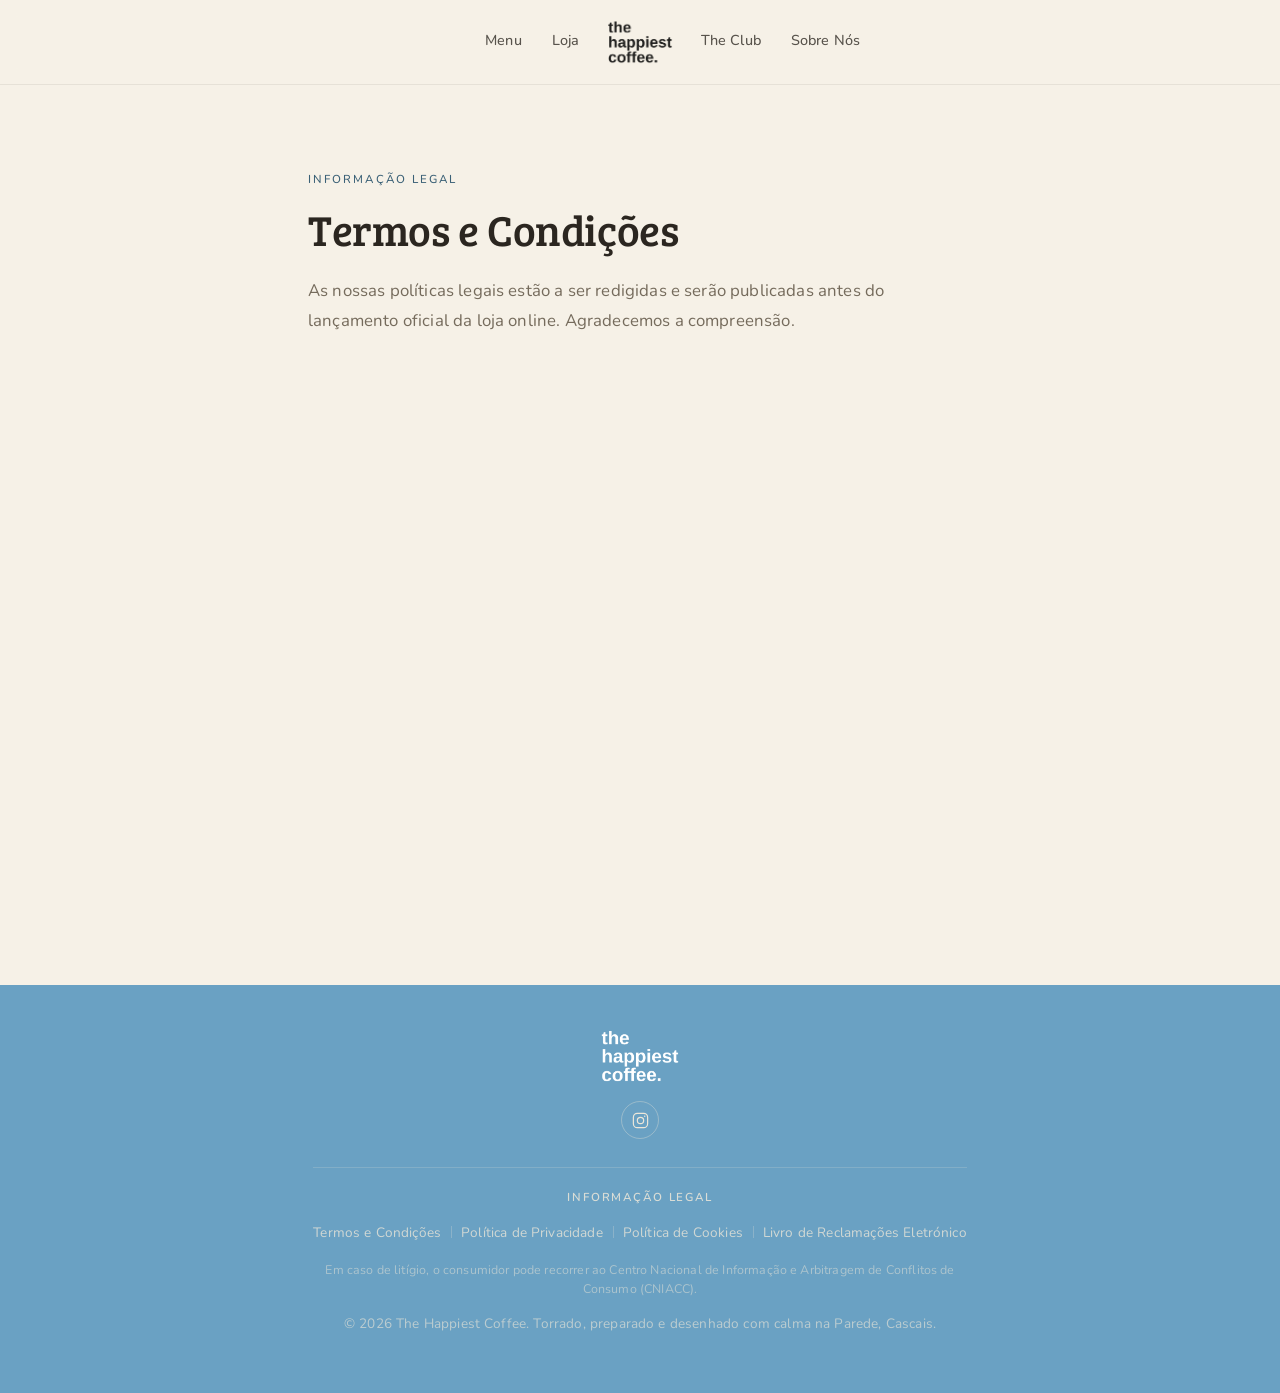
<file: termos.html>
<!DOCTYPE html>
<html lang="pt-PT">
<head>
<meta charset="UTF-8">
<meta name="viewport" content="width=device-width, initial-scale=1.0">
<meta name="robots" content="noindex, nofollow">
<title>Termos e Condições | the happiest coffee.</title>
<meta name="description" content="Termos e Condições do the happiest coffee. — em preparação, a publicar antes do lançamento da loja online.">
<link rel="icon" href="assets/favicon/favicon.ico" sizes="any">
<link rel="icon" type="image/png" sizes="16x16" href="assets/favicon/favicon-16x16.png">
<link rel="icon" type="image/png" sizes="32x32" href="assets/favicon/favicon-32x32.png">
<link rel="icon" type="image/png" sizes="192x192" href="assets/favicon/icon-192.png">
<link rel="apple-touch-icon" sizes="180x180" href="assets/favicon/apple-touch-icon.png">
<link rel="preconnect" href="https://fonts.googleapis.com">
<link rel="preconnect" href="https://fonts.gstatic.com" crossorigin>
<link href="https://fonts.googleapis.com/css2?family=Bree+Serif&family=Nunito:wght@300;400;500;600;700;800&display=swap" rel="stylesheet">
<link rel="stylesheet" href="styles.css">
</head>
<body>

<header class="site-header">
  <div class="container header-inner">
    <button class="nav-toggle" id="navToggle" aria-label="Abrir menu" aria-expanded="false">
      <span></span><span></span><span></span>
    </button>
    <nav class="nav nav-left">
      <a href="index.html#menu">Menu</a>
      <a href="loja.html">Loja</a>
    </nav>
    <a href="index.html" class="logo">
      <img src="assets/images/logo/logo-white.png" alt="the happiest coffee." class="logo-img">
    </a>
    <nav class="nav nav-right">
      <a href="theclub.html">The Club</a>
      <a href="sobrenos.html">Sobre Nós</a>
    </nav>
    <div class="header-spacer" aria-hidden="true"></div>
  </div>
  <nav class="nav-mobile" id="navMobile">
    <a href="index.html#menu">Menu</a>
    <a href="loja.html">Loja</a>
    <a href="theclub.html">The Club</a>
    <a href="sobrenos.html">Sobre Nós</a>
  </nav>
</header>

<main id="top" class="legal-main">

  <section class="legal-page">
    <div class="container legal-prose">
      <span class="eyebrow">Informação Legal</span>
      <h1>Termos e Condições</h1>
      <p>As nossas políticas legais estão a ser redigidas e serão publicadas antes do lançamento oficial da loja online. Agradecemos a compreensão.</p>
    </div>
  </section>

</main>

<footer class="site-footer">
  <div class="container footer-inner">
    <img src="assets/images/logo/logo-white.png" alt="the happiest coffee." class="footer-logo">
    <a class="social-link social-link--footer" href="https://www.instagram.com/thehappiestcoffee/" target="_blank" rel="noopener" aria-label="the happiest coffee. no Instagram">
      <svg viewBox="0 0 24 24" fill="none" stroke="currentColor" stroke-width="1.5"><rect x="3" y="3" width="18" height="18" rx="5"/><circle cx="12" cy="12" r="4"/><circle cx="17.3" cy="6.7" r="0.9" fill="currentColor" stroke="none"/></svg>
    </a>
    <nav class="footer-legal" aria-label="Informação legal">
      <span class="footer-legal-title">Informação Legal</span>
      <ul class="footer-legal-links">
        <li><a href="termos.html">Termos e Condições</a></li>
        <li><a href="privacidade.html">Política de Privacidade</a></li>
        <li><a href="cookies.html">Política de Cookies</a></li>
        <li><a href="https://www.livroreclamacoes.pt/" target="_blank" rel="noopener">Livro de Reclamações Eletrónico</a></li>
      </ul>
      <p class="footer-legal-note">Em caso de litígio, o consumidor pode recorrer ao Centro Nacional de Informação e Arbitragem de Conflitos de Consumo (CNIACC).</p>
    </nav>
    <p class="muted">&copy; 2026 The Happiest Coffee. Torrado, preparado e desenhado com calma na Parede, Cascais.</p>
  </div>
</footer>

<script src="script.js"></script>
</body>
</html>
</file>
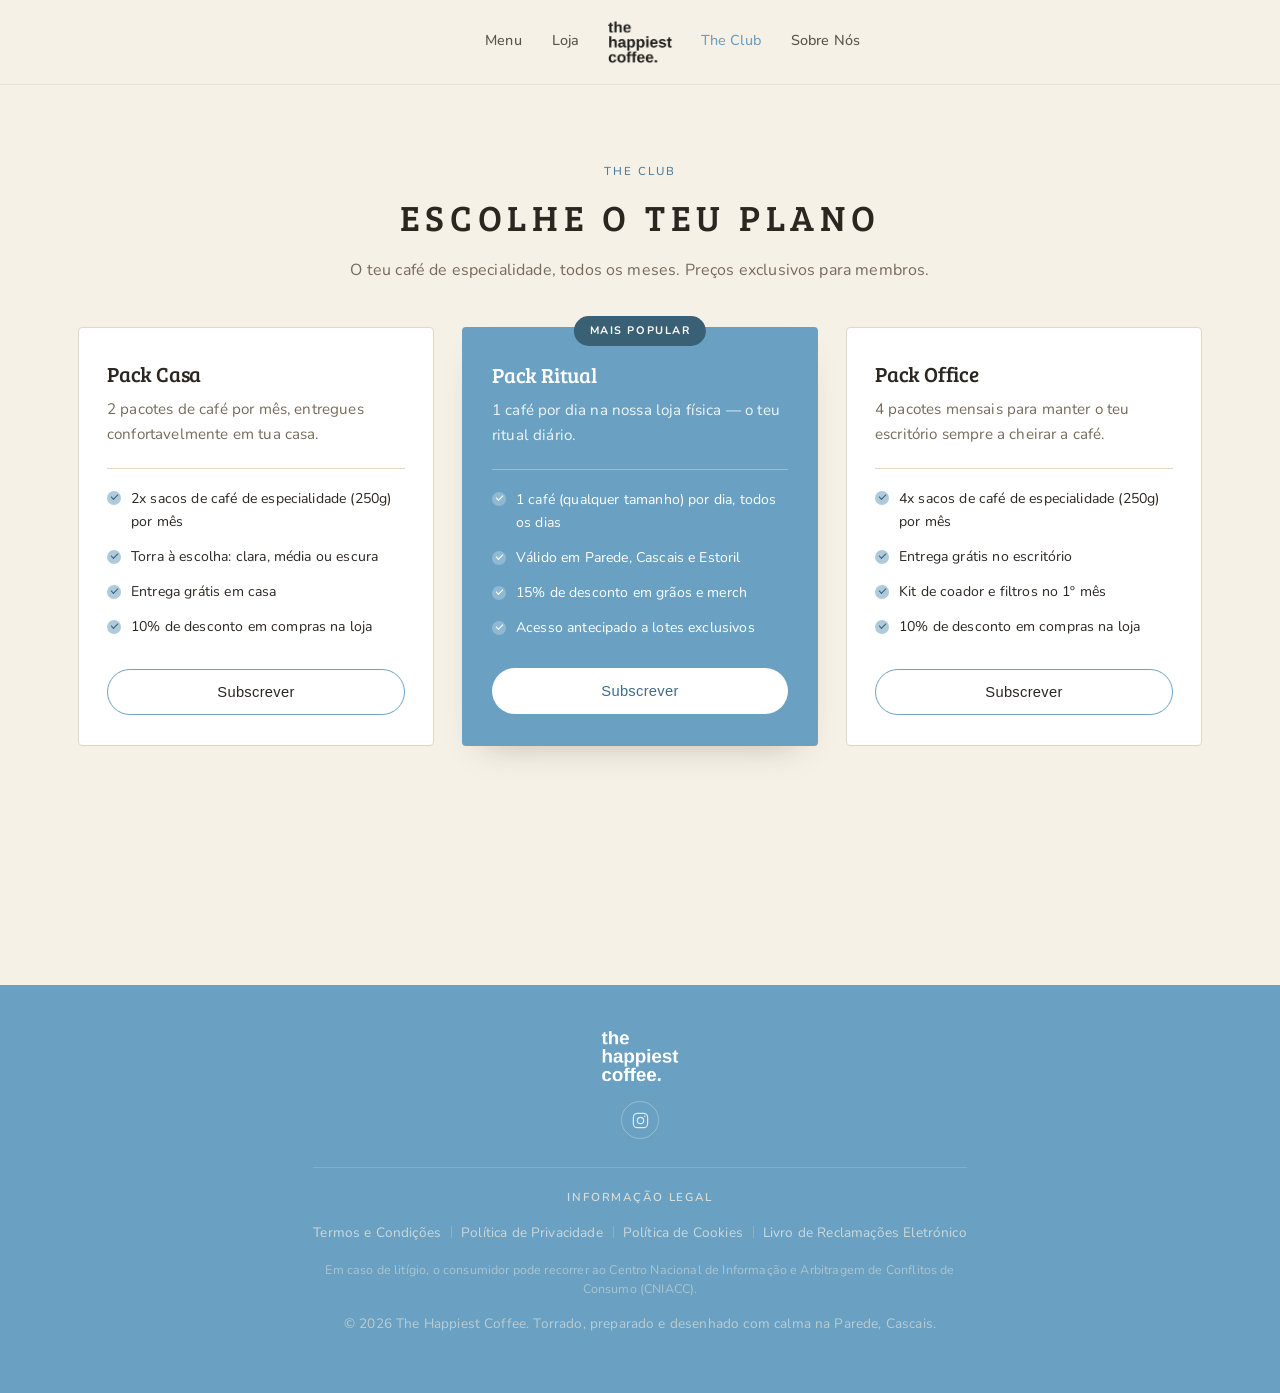
<file: theclub.html>
<!DOCTYPE html>
<html lang="pt-PT">
<head>
<meta charset="UTF-8">
<meta name="viewport" content="width=device-width, initial-scale=1.0">
<meta name="robots" content="noindex, nofollow">
<title>The Club | the happiest coffee.</title>
<meta name="description" content="THE CLUB — as subscrições de café de especialidade do the happiest coffee. O teu café todos os meses, com preços exclusivos para membros.">
<link rel="icon" href="assets/favicon/favicon.ico" sizes="any">
<link rel="icon" type="image/png" sizes="16x16" href="assets/favicon/favicon-16x16.png">
<link rel="icon" type="image/png" sizes="32x32" href="assets/favicon/favicon-32x32.png">
<link rel="icon" type="image/png" sizes="192x192" href="assets/favicon/icon-192.png">
<link rel="apple-touch-icon" sizes="180x180" href="assets/favicon/apple-touch-icon.png">
<link rel="preconnect" href="https://fonts.googleapis.com">
<link rel="preconnect" href="https://fonts.gstatic.com" crossorigin>
<link href="https://fonts.googleapis.com/css2?family=Bree+Serif&family=Nunito:wght@300;400;500;600;700;800&display=swap" rel="stylesheet">
<link rel="stylesheet" href="styles.css">
</head>
<body>

<header class="site-header">
  <div class="container header-inner">
    <button class="nav-toggle" id="navToggle" aria-label="Abrir menu" aria-expanded="false">
      <span></span><span></span><span></span>
    </button>
    <nav class="nav nav-left">
      <a href="index.html#menu">Menu</a>
      <a href="loja.html">Loja</a>
    </nav>
    <a href="index.html" class="logo">
      <img src="assets/images/logo/logo-white.png" alt="the happiest coffee." class="logo-img">
    </a>
    <nav class="nav nav-right">
      <a href="theclub.html" aria-current="page">The Club</a>
      <a href="sobrenos.html">Sobre Nós</a>
    </nav>
    <div class="header-spacer" aria-hidden="true"></div>
  </div>
  <nav class="nav-mobile" id="navMobile">
    <a href="index.html#menu">Menu</a>
    <a href="loja.html">Loja</a>
    <a href="theclub.html" aria-current="page">The Club</a>
    <a href="sobrenos.html">Sobre Nós</a>
  </nav>
</header>

<main id="top" class="club-main">

  <!-- THE CLUB / SUBSCRIÇÕES -->
  <section class="clube clube--page" id="clube">
    <div class="container">
      <div class="section-heading">
        <span class="eyebrow eyebrow-blue">THE CLUB</span>
        <h2 class="club-title">Escolhe o Teu Plano</h2>
        <p class="muted">O teu café de especialidade, todos os meses. Preços exclusivos para membros.</p>
      </div>

      <div class="plan-grid">

        <!-- Plano 1 -->
        <article class="plan-card">
          <h3>Pack Casa</h3>
          <p class="plan-desc">2 pacotes de café por mês, entregues confortavelmente em tua casa.</p>
          <ul class="plan-includes">
            <li>2x sacos de café de especialidade (250g) por mês</li>
            <li>Torra à escolha: clara, média ou escura</li>
            <li>Entrega grátis em casa</li>
            <li>10% de desconto em compras na loja</li>
          </ul>
          <!-- Placeholder para futuro Shopify Buy Button -->
          <button type="button" class="btn btn-outline-dark">Subscrever</button>
        </article>

        <!-- Plano 2 (destaque) -->
        <article class="plan-card plan-card--featured">
          <span class="plan-badge">Mais popular</span>
          <h3>Pack Ritual</h3>
          <p class="plan-desc">1 café por dia na nossa loja física — o teu ritual diário.</p>
          <ul class="plan-includes">
            <li>1 café (qualquer tamanho) por dia, todos os dias</li>
            <li>Válido em Parede, Cascais e Estoril</li>
            <li>15% de desconto em grãos e merch</li>
            <li>Acesso antecipado a lotes exclusivos</li>
          </ul>
          <!-- Placeholder para futuro Shopify Buy Button -->
          <button type="button" class="btn btn-primary">Subscrever</button>
        </article>

        <!-- Plano 3 -->
        <article class="plan-card">
          <h3>Pack Office</h3>
          <p class="plan-desc">4 pacotes mensais para manter o teu escritório sempre a cheirar a café.</p>
          <ul class="plan-includes">
            <li>4x sacos de café de especialidade (250g) por mês</li>
            <li>Entrega grátis no escritório</li>
            <li>Kit de coador e filtros no 1º mês</li>
            <li>10% de desconto em compras na loja</li>
          </ul>
          <!-- Placeholder para futuro Shopify Buy Button -->
          <button type="button" class="btn btn-outline-dark">Subscrever</button>
        </article>

      </div>
    </div>
  </section>

</main>

<footer class="site-footer">
  <div class="container footer-inner">
    <img src="assets/images/logo/logo-white.png" alt="the happiest coffee." class="footer-logo">
    <a class="social-link social-link--footer" href="https://www.instagram.com/thehappiestcoffee/" target="_blank" rel="noopener" aria-label="the happiest coffee. no Instagram">
      <svg viewBox="0 0 24 24" fill="none" stroke="currentColor" stroke-width="1.5"><rect x="3" y="3" width="18" height="18" rx="5"/><circle cx="12" cy="12" r="4"/><circle cx="17.3" cy="6.7" r="0.9" fill="currentColor" stroke="none"/></svg>
    </a>
    <nav class="footer-legal" aria-label="Informação legal">
      <span class="footer-legal-title">Informação Legal</span>
      <ul class="footer-legal-links">
        <li><a href="termos.html">Termos e Condições</a></li>
        <li><a href="privacidade.html">Política de Privacidade</a></li>
        <li><a href="cookies.html">Política de Cookies</a></li>
        <li><a href="https://www.livroreclamacoes.pt/" target="_blank" rel="noopener">Livro de Reclamações Eletrónico</a></li>
      </ul>
      <p class="footer-legal-note">Em caso de litígio, o consumidor pode recorrer ao Centro Nacional de Informação e Arbitragem de Conflitos de Consumo (CNIACC).</p>
    </nav>
    <p class="muted">&copy; 2026 The Happiest Coffee. Torrado, preparado e desenhado com calma na Parede, Cascais.</p>
  </div>
</footer>

<script src="script.js"></script>
</body>
</html>
</file>
<file: styles.css>
:root {
  --green-deep: #6AA1C3;
  --green-mid: #6AA1C3;
  --green-light: #6AA1C3;
  --tan: #6AA1C3;
  --tan-soft: #AECBDB;
  --blue: #4E7C9B;
  --blue-deep: #3A6076;
  --blue-soft: #AECBDB;
  --cream: #F6F1E7;
  --paper: #FFFFFF;
  --text: #2B2620;
  --text-muted: #756B5C;
  --text-light: #EDE7D9;
  --border: #E2D8C4;
  --radius-lg: 4px;
  --radius-md: 3px;
  --shadow: 0 16px 34px -22px rgba(43, 38, 32, 0.35);
  --container: 1180px;
}

* { box-sizing: border-box; }

html { scroll-behavior: smooth; }

body {
  margin: 0;
  font-family: 'Nunito', sans-serif;
  font-weight: 400;
  color: var(--text);
  background: var(--cream);
  line-height: 1.65;
  letter-spacing: 0.01em;
}

h1, h2, h3 {
  font-family: 'Bree Serif', serif;
  font-weight: 400;
  color: var(--text);
  margin: 0 0 0.5em;
  line-height: 1.22;
  letter-spacing: -0.01em;
}

p { margin: 0 0 1em; }

a { color: inherit; text-decoration: none; }

img { max-width: 100%; display: block; }

.container {
  width: 100%;
  max-width: var(--container);
  margin: 0 auto;
  padding: 0 28px;
}

.muted { color: var(--text-muted); }

.eyebrow {
  display: inline-block;
  font-size: 0.72rem;
  font-weight: 500;
  letter-spacing: 0.18em;
  text-transform: uppercase;
  color: var(--blue-deep);
  margin-bottom: 14px;
}

.eyebrow-light { color: var(--tan-soft); }
.eyebrow-blue { color: var(--blue); }

/* Buttons */
.btn {
  display: inline-flex;
  align-items: center;
  justify-content: center;
  gap: 8px;
  padding: 14px 30px;
  border-radius: 999px;
  font-weight: 500;
  font-size: 0.92rem;
  letter-spacing: 0.02em;
  border: 1px solid transparent;
  cursor: pointer;
  transition: transform 0.2s ease, box-shadow 0.2s ease, background 0.2s ease, color 0.2s ease, border-color 0.2s ease;
}

.btn-primary {
  background: var(--tan);
  color: var(--paper);
}

.btn-primary:hover {
  transform: translateY(-2px) scale(1.03);
  box-shadow: var(--shadow);
}

.btn-outline-light {
  background: transparent;
  color: var(--text-light);
  border-color: rgba(237, 231, 217, 0.4);
}

.btn-outline-light:hover {
  border-color: var(--text-light);
  transform: translateY(-2px) scale(1.03);
  background: rgba(237, 231, 217, 0.08);
}

.btn:active { transform: translateY(0) scale(0.98); }

/* Header — glassmorphism */
.site-header {
  position: sticky;
  top: 0;
  z-index: 50;
  background: rgba(246, 241, 231, 0.85); /* --cream at 85% */
  backdrop-filter: blur(8px);
  -webkit-backdrop-filter: blur(8px);
  border-bottom: 1px solid rgba(43, 38, 32, 0.08);
}

/* Darken the white wordmark so it reads on the light glass header */
.site-header .logo-img { filter: brightness(0) saturate(100%); opacity: 0.88; }

.header-inner {
  display: grid;
  grid-template-columns: auto 1fr auto 1fr auto;
  align-items: center;
  padding: 20px 28px;
  gap: 28px;
}

.logo {
  grid-column: 3;
  justify-self: center;
  display: inline-flex;
  align-items: center;
  transition: transform 0.25s ease, filter 0.25s ease;
}

.logo-img {
  height: 44px;
  width: auto;
  display: block;
}

.logo:hover { transform: scale(1.04); }
.logo:hover .logo-img { opacity: 1; }

.nav {
  display: flex;
  gap: 30px;
}

.nav-left { grid-column: 2; justify-self: end; }
.nav-right { grid-column: 4; justify-self: start; }

.nav a {
  position: relative;
  font-weight: 500;
  color: var(--text);
  opacity: 0.78;
  font-size: 0.9rem;
  padding-bottom: 3px;
  transition: opacity 0.2s ease, color 0.2s ease;
}

.nav a::after {
  content: "";
  position: absolute;
  left: 0;
  right: 0;
  bottom: -2px;
  height: 1px;
  background: currentColor;
  transform: scaleX(0);
  transform-origin: right;
  transition: transform 0.3s ease;
}

.nav a:hover { opacity: 1; color: #6AA1C3; }
.nav a:hover::after { transform: scaleX(1); transform-origin: left; }
.nav a[aria-current="page"] { opacity: 1; color: #6AA1C3; }

.header-spacer { grid-column: 5; width: 20px; display: none; }

.nav-toggle {
  grid-column: 1;
  display: none;
  flex-direction: column;
  justify-content: center;
  gap: 5px;
  width: 20px;
  background: none;
  border: none;
  cursor: pointer;
  padding: 8px;
}

.nav-toggle span {
  width: 20px;
  height: 1.5px;
  background: var(--text);
  transition: transform 0.3s ease, opacity 0.3s ease;
}

.nav-toggle.open span:nth-child(1) { transform: translateY(6.5px) rotate(45deg); }
.nav-toggle.open span:nth-child(2) { opacity: 0; }
.nav-toggle.open span:nth-child(3) { transform: translateY(-6.5px) rotate(-45deg); }

.nav-mobile {
  display: none;
  flex-direction: column;
  background: rgba(246, 241, 231, 0.92);
  backdrop-filter: blur(8px);
  -webkit-backdrop-filter: blur(8px);
  padding: 0 28px;
  gap: 18px;
  max-height: 0;
  overflow: hidden;
  transition: max-height 0.3s ease, padding 0.3s ease;
}

.nav-mobile a {
  color: var(--text);
  font-size: 0.95rem;
  opacity: 0.9;
}

.nav-mobile.open {
  padding: 8px 28px 24px;
  max-height: 260px;
}

/* Hero */
/* Hero carousel */
.hero-carousel {
  position: relative;
  overflow: hidden;
  background: var(--cream);
}

.hero-slides {
  position: relative;
  width: 100%;
  /* Same ratio as the banner photos (2752x1536) so nothing is ever cropped */
  aspect-ratio: 2752 / 1536;
}

.hero-slide {
  position: absolute;
  inset: 0;
  opacity: 0;
  visibility: hidden;
  transition: opacity 0.6s ease, visibility 0.6s ease;
}

.hero-slide.is-active {
  opacity: 1;
  visibility: visible;
  z-index: 1;
}

.hero-slide-media {
  position: absolute;
  inset: 0;
  overflow: hidden;
}

.hero-slide-img {
  position: absolute;
  inset: 0;
  width: 100%;
  height: 100%;
  object-fit: cover;
  display: block;
}

/* Each product is its own cut-out image, laid exactly over its place in the
   photo above. At rest it sits pixel-for-pixel on top of itself, so nothing
   changes; on hover only that product lifts with a gentle upscale, following
   its true silhouette — never a box, and never touching its neighbours. */
.hero-object {
  position: absolute;
  object-fit: contain;
  display: block;
  z-index: 2;
  cursor: pointer;
  transform: scale(1);
  transform-origin: 50% 100%;
  transition: transform 0.4s cubic-bezier(0.22, 1, 0.36, 1), filter 0.4s ease;
  filter: drop-shadow(0 0 0 rgba(43, 38, 32, 0));
}

.hero-object:hover {
  transform: scale(1.045);
  filter: drop-shadow(0 16px 20px rgba(43, 38, 32, 0.25));
  z-index: 3;
}

@media (hover: none) {
  .hero-object:hover { transform: scale(1); filter: drop-shadow(0 0 0 rgba(0, 0, 0, 0)); }
}

@media (prefers-reduced-motion: reduce) {
  .hero-object { transition: none !important; }
  .hero-object:hover { transform: scale(1) !important; filter: none !important; }
}

/* Bottom fade so the carousel blends into the page background */
.hero-carousel-fade {
  position: absolute;
  left: 0;
  right: 0;
  bottom: 0;
  height: 14%;
  min-height: 50px;
  background: linear-gradient(to bottom, transparent, var(--cream));
  pointer-events: none;
  z-index: 1;
}

/* Minimalist CTA overlaid on each slide — never on the animated photo layer itself */
.hero-cta {
  position: absolute;
  left: 50%;
  top: 60%;
  transform: translate(-50%, -50%);
  z-index: 2;
  display: inline-flex;
  align-items: center;
  gap: 9px;
  padding: 14px 28px;
  border-radius: 999px;
  background: rgba(20, 18, 14, 0.38);
  backdrop-filter: blur(8px);
  -webkit-backdrop-filter: blur(8px);
  border: 1px solid rgba(255, 255, 255, 0.35);
  color: var(--text-light);
  font-family: 'Nunito', sans-serif;
  font-size: 0.92rem;
  font-weight: 600;
  letter-spacing: 0.05em;
  text-transform: uppercase;
  text-decoration: none;
  transition: transform 0.25s ease, background 0.25s ease, border-color 0.25s ease;
}

.hero-cta svg {
  width: 14px;
  height: 14px;
  transition: transform 0.25s ease;
}

.hero-cta:hover {
  transform: translate(-50%, -50%) translateY(-3px);
  background: rgba(20, 18, 14, 0.55);
  border-color: rgba(255, 255, 255, 0.55);
}

.hero-cta:hover svg { transform: translateX(4px); }

.hero-cta:active { transform: translate(-50%, -50%) translateY(-1px); }

/* Slides 1 & 2 keep their CTA pinned to the bottom-right corner instead of centered */
.hero-cta--corner {
  left: auto;
  right: 24px;
  top: auto;
  bottom: 88px;
  transform: none;
}

.hero-cta--corner:hover { transform: translateY(-3px); }
.hero-cta--corner:active { transform: translateY(-1px); }

@media (prefers-reduced-motion: reduce) {
  .hero-cta, .hero-cta svg { transition: none !important; }
}

/* Arrows: minimalist outline chevrons — a roofline, not a filled triangle */
.hero-arrow {
  position: absolute;
  top: 50%;
  transform: translateY(-50%);
  z-index: 3;
  width: 48px;
  height: 68px;
  display: flex;
  align-items: center;
  justify-content: center;
  border: none;
  background: transparent;
  color: var(--paper);
  cursor: pointer;
  opacity: 0.72;
  transition: opacity 0.25s ease, transform 0.25s ease;
}

.hero-arrow-tri {
  display: block;
  width: 16px;
  height: 16px;
  border-top: 3px solid currentColor;
  border-right: 3px solid currentColor;
  filter: drop-shadow(0 2px 4px rgba(43, 38, 32, 0.35));
}

.hero-arrow-tri--prev { transform: rotate(-135deg); }
.hero-arrow-tri--next { transform: rotate(45deg); }

.hero-arrow:hover { opacity: 1; transform: translateY(-50%) scale(1.12); }
.hero-arrow--prev { left: 18px; }
.hero-arrow--next { right: 18px; }
.hero-arrow:active { transform: translateY(-50%) scale(0.94); }

/* Dots */
.hero-dots {
  position: absolute;
  bottom: 20px;
  left: 50%;
  transform: translateX(-50%);
  z-index: 3;
  display: flex;
  gap: 10px;
}

.hero-dot {
  width: 11px;
  height: 11px;
  padding: 0;
  border-radius: 999px;
  border: 1.5px solid rgba(43, 38, 32, 0.4);
  background: transparent;
  cursor: pointer;
  transition: background 0.25s ease, transform 0.25s ease, border-color 0.25s ease;
}

.hero-dot.is-active {
  background: #6AA1C3;
  border-color: #6AA1C3;
  transform: scale(1.15);
}

/* Photo placeholders */
.photo-slot {
  position: relative;
  background: var(--tan-soft);
  border: 1px dashed rgba(43, 38, 32, 0.28);
  overflow: hidden;
  margin: 0;
}

.photo-slot .photo {
  width: 100%;
  height: 100%;
  object-fit: cover;
  display: block;
  transition: transform 0.6s ease;
}

.photo-slot:hover .photo { transform: scale(1.06); }

.photo-slot.is-empty .photo { display: none; }

.photo-slot.is-empty::before {
  content: "";
  position: absolute;
  inset: 0;
  background:
    repeating-linear-gradient(135deg, rgba(43,38,32,0.05) 0 2px, transparent 2px 14px);
}

.photo-slot.is-empty::after {
  content: attr(data-label);
  position: absolute;
  left: 50%;
  top: 50%;
  transform: translate(-50%, -50%);
  font-size: 0.72rem;
  letter-spacing: 0.03em;
  color: var(--text-muted);
  background: rgba(255, 255, 255, 0.85);
  padding: 6px 12px;
  border-radius: 999px;
  white-space: nowrap;
  max-width: 88%;
  overflow: hidden;
  text-overflow: ellipsis;
}

.photo-slot--hero {
  aspect-ratio: 4 / 5;
  border-radius: var(--radius-lg);
}

.photo-slot--about {
  aspect-ratio: 1 / 1;
  border-radius: var(--radius-lg);
}

.photo-slot--gallery {
  aspect-ratio: 1 / 1;
  border-radius: var(--radius-md);
}

/* Services */
.services { padding: 56px 0; }

.services-grid {
  display: grid;
  grid-template-columns: repeat(4, 1fr);
  gap: 40px;
}

.service {
  transition: transform 0.3s ease;
}

.service:hover { transform: translateY(-5px); }

.service-icon {
  width: 28px;
  height: 28px;
  color: var(--tan);
  margin-bottom: 16px;
  transition: transform 0.3s ease, color 0.3s ease;
}

.service:hover .service-icon {
  transform: scale(1.12);
  color: var(--green-mid);
}

.service h3 {
  font-size: 1rem;
  margin-bottom: 6px;
}

.service p {
  margin: 0;
  font-size: 0.88rem;
  color: var(--text-muted);
}

/* Section heading */
.section-heading {
  max-width: 640px;
  margin: 0 auto 44px;
  text-align: center;
}

.section-heading h2 { font-size: clamp(1.7rem, 2.8vw, 2.3rem); }

.section-heading--split {
  max-width: none;
  display: flex;
  align-items: flex-end;
  justify-content: space-between;
  text-align: left;
  gap: 24px;
}

.section-heading-note { margin: 0 0 6px; }

/* Menu highlights */
.menu-highlights { padding: 80px 0; }

/* Infinite carousel */
.carousel {
  overflow: hidden;
  margin: 8px 0 64px;
  -webkit-mask-image: linear-gradient(to right, transparent, #000 6%, #000 94%, transparent);
  mask-image: linear-gradient(to right, transparent, #000 6%, #000 94%, transparent);
}

.carousel-track {
  display: flex;
  width: max-content;
  gap: 20px;
  padding: 0 28px;
  animation: carousel-scroll 38s linear infinite;
}

.carousel:hover .carousel-track,
.carousel-track:focus-within {
  animation-play-state: paused;
}

@keyframes carousel-scroll {
  from { transform: translateX(0); }
  to { transform: translateX(-50%); }
}

.photo-slot--carousel {
  flex: 0 0 260px;
  aspect-ratio: 4 / 3;
  border-radius: var(--radius-md);
  margin: 0;
}

.photo-slot--carousel figcaption {
  position: absolute;
  left: 0; right: 0; bottom: 0;
  padding: 14px 16px;
  background: linear-gradient(to top, rgba(20, 18, 14, 0.72), transparent);
  color: var(--text-light);
  font-family: 'Bree Serif', serif;
  font-size: 0.92rem;
  font-weight: 400;
}

.menu-card {
  background: var(--paper);
  border: 1px solid var(--border);
  border-radius: var(--radius-lg);
  box-shadow: var(--shadow);
  padding: 48px 52px;
}

.menu-card-header {
  display: flex;
  align-items: center;
  justify-content: space-between;
  gap: 16px;
  padding-bottom: 22px;
  margin-bottom: 28px;
  border-bottom: 1px solid var(--border);
}

.menu-card-logo {
  height: 58px;
  width: auto;
  display: block;
}

.menu-card-eyebrow {
  font-family: 'Nunito', sans-serif;
  font-weight: 800;
  font-size: 0.78rem;
  letter-spacing: 0.08em;
  text-transform: uppercase;
  color: var(--text);
}

.menu-list h3 {
  font-size: 1.05rem;
  color: var(--blue-deep);
  margin-bottom: 18px;
}

.menu-list h3:not(:first-child) { margin-top: 34px; }

.menu-list ul {
  list-style: none;
  margin: 0;
  padding: 0;
}

.menu-list li {
  display: flex;
  align-items: baseline;
  gap: 8px;
  padding: 11px 0;
  border-bottom: 1px solid var(--border);
  font-size: 0.95rem;
}

.menu-list li .dots {
  flex: 1;
  border-bottom: 1px dotted var(--border);
  margin-bottom: 4px;
}

.menu-list li .price {
  font-weight: 500;
  color: var(--text);
  white-space: nowrap;
}

/* Showcase: menu + horário (left) / sobre nós + features (right) */
.showcase { padding: 80px 0; background: var(--paper); }

.showcase-grid {
  display: grid;
  grid-template-columns: minmax(0, 0.92fr) minmax(0, 1.08fr);
  gap: 32px 56px;
}

.showcase-top,
.showcase-bottom {
  display: flex;
  flex-direction: column;
  height: 100%;
}

.showcase-top { gap: 28px; }
.showcase-bottom { gap: 24px; }

.showcase-top .feature-icons { margin-top: auto; }

.showcase-cta {
  width: 100%;
  border-radius: var(--radius-md);
}

.showcase-photos {
  position: relative;
  display: flex;
  gap: 16px;
}

.showcase-accent {
  position: absolute;
  left: 50%;
  width: 130px;
  height: 130px;
  object-fit: contain;
  pointer-events: none;
  filter: drop-shadow(0 8px 16px rgba(43, 38, 32, 0.25));
}

.showcase-accent--top {
  top: 0;
  transform: translate(-50%, -50%);
}

.showcase-accent--bottom {
  bottom: 0;
  transform: translate(-50%, 50%);
  width: 150px;
  height: 150px;
}

.photo-slot--about {
  width: 260px;
  flex: none;
}

.showcase-bottom .showcase-photos {
  flex: 1;
}

.showcase-bottom .photo-slot--about {
  width: auto;
  height: 100%;
  flex: 1 1 0;
  aspect-ratio: auto;
}

.about-text h2 { font-size: clamp(2rem, 3.2vw, 2.6rem); }

.about-stats {
  display: flex;
  gap: 36px;
  padding-top: 28px;
  border-top: 1px solid var(--border);
}

.about-stats--center { justify-content: center; text-align: center; }

.stat { transition: transform 0.3s ease; }
.stat:hover { transform: translateY(-3px); }

.stat strong {
  display: block;
  font-family: 'Bree Serif', serif;
  font-size: 1.7rem;
  color: var(--blue);
  font-weight: 400;
}

.stat span {
  font-size: 0.82rem;
  color: var(--text-muted);
}

/* Info cards: hours, coffee */
.info-cards { padding: 0 0 80px; background: var(--paper); }

.info-grid {
  display: grid;
  grid-template-columns: repeat(3, 1fr);
  gap: 20px;
}

.info-card {
  background: var(--cream);
  border: 1px solid var(--border);
  border-radius: var(--radius-md);
  padding: 26px 28px;
  transition: transform 0.3s ease, box-shadow 0.3s ease;
}

.info-card--hours { padding: 34px 36px; }
.info-card--hours .info-card-head h3 { font-size: 1.3rem; }
.info-card--hours .hours-list li { font-size: 1rem; padding: 10px 0; }

.info-card:hover {
  transform: translateY(-4px);
  box-shadow: var(--shadow);
}

.info-card-head {
  display: flex;
  align-items: center;
  gap: 10px;
  margin-bottom: 16px;
  flex-wrap: wrap;
}

.info-card-head svg {
  width: 20px;
  height: 20px;
  color: var(--tan);
  flex-shrink: 0;
}

.info-card-head h3 {
  font-size: 1.05rem;
  margin: 0;
  flex: 1;
}

.info-card-note {
  font-family: 'Nunito', sans-serif;
  font-size: 0.78rem;
  font-weight: 400;
  color: var(--text-muted);
}

.info-card-subtitle {
  margin: 0 0 6px;
  font-size: 0.86rem;
  color: var(--text-muted);
}

.open-status {
  display: inline-flex;
  align-items: center;
  gap: 6px;
  font-size: 0.78rem;
  font-weight: 600;
  color: var(--green-mid);
}

.open-status.is-closed { color: var(--text-muted); }

.open-dot {
  width: 7px;
  height: 7px;
  border-radius: 50%;
  background: #4E8B52;
}

.open-status.is-closed .open-dot { background: var(--text-muted); }

.hours-list {
  list-style: none;
  margin: 12px 0 0;
  padding: 0;
}

.hours-list li {
  display: flex;
  justify-content: space-between;
  gap: 12px;
  padding: 7px 0;
  font-size: 0.88rem;
  color: var(--text-muted);
  border-bottom: 1px dotted var(--border);
}

.hours-list li:last-child { border-bottom: none; }

.hours-list li.is-today {
  color: var(--blue-deep);
  font-weight: 700;
}

.pill-list {
  list-style: none;
  margin: 4px 0 0;
  padding: 0;
  display: flex;
  flex-wrap: wrap;
  gap: 8px;
}

.pill-list li {
  background: var(--tan-soft);
  color: var(--text);
  font-size: 0.82rem;
  font-weight: 600;
  padding: 7px 14px;
  border-radius: 999px;
  transition: transform 0.25s ease, background 0.25s ease;
}

.pill-list li:hover {
  transform: translateY(-2px) scale(1.04);
  background: var(--tan);
  color: var(--paper);
}

.info-card-photos {
  position: relative;
  display: grid;
  grid-template-columns: 1fr 1fr;
  gap: 10px;
  margin-top: 16px;
}

.cafe-accent {
  position: absolute;
  top: 0;
  right: 0;
  left: auto;
  width: 112px;
  height: auto;
  transform: translate(30%, -30%);
  pointer-events: none;
  filter: drop-shadow(0 6px 12px rgba(43, 38, 32, 0.25));
}

.photo-slot--info {
  aspect-ratio: 1 / 1;
  border-radius: var(--radius-md);
}

.info-card--cafe { padding: 22px 26px; }
.info-card--cafe .photo-slot--info { aspect-ratio: 16 / 10; }

.feature-icons {
  display: grid;
  grid-template-columns: repeat(4, 1fr);
  gap: 20px;
}

.feature-icon {
  display: flex;
  flex-direction: column;
  align-items: center;
  gap: 10px;
  text-align: center;
  transition: transform 0.3s ease;
}

.feature-icon:hover { transform: translateY(-3px); }

.feature-icon svg {
  width: 26px;
  height: 26px;
  color: var(--blue);
  flex-shrink: 0;
}

.feature-icon span {
  font-size: 0.8rem;
  color: var(--text-muted);
  font-weight: 500;
}

.btn-blue {
  background: var(--blue);
  color: var(--paper);
}

.btn-blue:hover {
  background: var(--blue-deep);
  transform: translateY(-2px) scale(1.03);
  box-shadow: var(--shadow);
}

/* Gallery — tetris columns, continuously scrolling */
.gallery { padding: 80px 0; }

.gallery-columns {
  display: grid;
  grid-template-columns: repeat(3, 1fr);
  gap: 18px;
  max-width: var(--container);
  margin: 0 auto;
  padding: 0 28px;
  height: 640px;
  overflow: hidden;
  -webkit-mask-image: linear-gradient(to bottom, transparent, #000 8%, #000 92%, transparent);
  mask-image: linear-gradient(to bottom, transparent, #000 8%, #000 92%, transparent);
}

.gallery-columns:hover .gallery-col {
  animation-play-state: paused;
}

.gallery-col {
  display: flex;
  flex-direction: column;
  gap: 18px;
  width: 100%;
}

.gallery-col--up { animation: gallery-up 30s linear infinite; }
.gallery-col--down { animation: gallery-down 34s linear infinite; }
.gallery-col--up.gallery-col--fast { animation-duration: 24s; }

@keyframes gallery-up {
  from { transform: translateY(0); }
  to { transform: translateY(-50%); }
}

@keyframes gallery-down {
  from { transform: translateY(-50%); }
  to { transform: translateY(0); }
}

.photo-slot--gallery {
  flex: 0 0 auto;
  width: 100%;
  transition: box-shadow 0.3s ease;
}

.photo-slot--gallery:hover { box-shadow: var(--shadow); }

.photo-slot--gallery.photo-slot--tall { aspect-ratio: 3 / 4; }
.photo-slot--gallery.photo-slot--square { aspect-ratio: 1 / 1; }
.photo-slot--gallery.photo-slot--short { aspect-ratio: 4 / 3; }

/* Reviews */
.reviews { padding: 80px 0; background: var(--paper); }

.stars {
  color: var(--blue-deep);
  letter-spacing: 2px;
  font-size: 0.85rem;
}

.stars--lg { font-size: 1.05rem; margin-right: 4px; }

.reviews-score {
  font-size: 0.95rem;
  margin-top: -8px;
  display: flex;
  align-items: center;
  justify-content: center;
  gap: 6px;
}

.reviews-grid {
  display: grid;
  grid-template-columns: repeat(3, 1fr);
  gap: 20px;
}

.review-card {
  background: var(--cream);
  border-radius: var(--radius-md);
  padding: 28px 26px;
  margin: 0;
  border: 1px solid var(--border);
  transition: transform 0.3s ease, box-shadow 0.3s ease, border-color 0.3s ease;
}

.review-card:hover {
  transform: translateY(-5px);
  box-shadow: var(--shadow);
  border-color: var(--tan-soft);
}

.review-card .stars {
  display: block;
  margin-bottom: 12px;
}

.review-card p {
  color: var(--text);
  margin-bottom: 16px;
  font-size: 0.96rem;
}

.review-card footer {
  font-size: 0.8rem;
  font-weight: 500;
  letter-spacing: 0.03em;
  text-transform: uppercase;
  color: var(--blue-deep);
}

/* Visit */
.visit { padding: 80px 0 96px; }

.visit .section-heading { margin-bottom: 48px; }
.visit .section-heading p { max-width: 520px; margin: 10px auto 0; }

.visit-locations {
  display: grid;
  grid-template-columns: repeat(3, 1fr);
  gap: 32px;
}

.location-card {
  display: flex;
  flex-direction: column;
  gap: 18px;
}

.photo-slot--location {
  aspect-ratio: 4 / 3;
  border-radius: var(--radius-lg);
}

.location-info h3 {
  font-size: 1.2rem;
  margin-bottom: 6px;
}

.location-info p {
  margin: 0 0 16px;
  color: var(--text-muted);
}

.location-map-btn {
  width: 100%;
  border-radius: var(--radius-md);
}

.social-link {
  display: inline-flex;
  align-items: center;
  justify-content: center;
  width: 38px;
  height: 38px;
  margin-top: 6px;
  border-radius: 999px;
  border: 1px solid var(--border);
  color: var(--blue);
  transition: transform 0.25s ease, background 0.25s ease, border-color 0.25s ease, color 0.25s ease;
}

.social-link svg { width: 19px; height: 19px; }

.social-link:hover {
  transform: translateY(-2px) scale(1.06);
  background: var(--blue);
  border-color: var(--blue);
  color: var(--paper);
}

.social-link--footer {
  justify-self: center;
  margin: 4px 0 2px;
  border-color: rgba(237, 231, 217, 0.35);
  color: var(--text-light);
}

.social-link--footer:hover {
  background: var(--blue-soft);
  border-color: var(--blue-soft);
  color: var(--green-deep);
}

/* Footer */
.site-footer {
  background: var(--green-deep);
  color: var(--text-light);
  padding: 44px 0;
}

.footer-inner {
  text-align: center;
  display: grid;
  gap: 8px;
}

.footer-logo {
  height: 54px;
  width: auto;
  margin: 0 auto 6px;
}

.site-footer .muted { color: rgba(237, 231, 217, 0.62); font-size: 0.85rem; }

/* Footer — legal information */
.footer-legal {
  margin: 18px auto 6px;
  padding-top: 20px;
  max-width: 720px;
  border-top: 1px solid rgba(237, 231, 217, 0.18);
  display: grid;
  gap: 12px;
  justify-items: center;
}

.footer-legal-title {
  font-size: 0.72rem;
  font-weight: 600;
  letter-spacing: 0.16em;
  text-transform: uppercase;
  color: rgba(237, 231, 217, 0.85);
}

.footer-legal-links {
  list-style: none;
  margin: 0;
  padding: 0;
  display: flex;
  flex-wrap: wrap;
  justify-content: center;
  align-items: center;
  gap: 10px 20px;
}

.footer-legal-links a {
  color: rgba(237, 231, 217, 0.78);
  font-size: 0.85rem;
  transition: color 0.2s ease;
}

.footer-legal-links a:hover { color: var(--text-light); }

/* thin separators between the links */
.footer-legal-links li { position: relative; }
.footer-legal-links li + li::before {
  content: "";
  position: absolute;
  left: -10px;
  top: 50%;
  transform: translateY(-50%);
  width: 1px;
  height: 12px;
  background: rgba(237, 231, 217, 0.25);
}

.footer-legal-note {
  margin: 4px 0 0;
  font-size: 0.78rem;
  line-height: 1.5;
  color: rgba(237, 231, 217, 0.5);
  max-width: 640px;
}

@media (max-width: 560px) {
  .footer-legal-links li + li::before { display: none; }
}

/* Responsive */
@media (max-width: 960px) {
  .hero-inner {
    grid-template-columns: 1fr;
  }
  .visit-locations { grid-template-columns: 1fr; max-width: 420px; margin: 0 auto; }
  .showcase-grid { grid-template-columns: 1fr; gap: 48px; }
  .showcase-top, .showcase-bottom { height: auto; }
  .showcase-top .feature-icons { margin-top: 0; }
  .showcase-bottom .showcase-photos { flex: none; }
  .showcase-bottom .photo-slot--about { height: auto; aspect-ratio: 1 / 1; }
  .info-grid { grid-template-columns: 1fr; }
  .services-grid { grid-template-columns: repeat(2, 1fr); gap: 28px; }
  .menu-card { padding: 36px 24px; }
  .menu-card-header { flex-wrap: wrap; }
  .reviews-grid { grid-template-columns: 1fr; }
  .gallery-columns { height: 560px; }
  .section-heading--split { flex-direction: column; align-items: flex-start; gap: 6px; }
  .community-cta-wrap { flex-direction: column; align-items: flex-start; }
}

@media (max-width: 560px) {
  .feature-icons { grid-template-columns: repeat(2, 1fr); gap: 24px; }
  .photo-slot--about { width: calc(50% - 8px); }
  .showcase-accent { width: 88px; height: 88px; }
}

@media (max-width: 720px) {
  .header-inner {
    grid-template-columns: auto 1fr auto;
  }
  .logo { grid-column: 2; }
  .logo-img { height: 34px; }
  .nav-left, .nav-right { display: none; }
  .nav-toggle { display: flex; grid-column: 1; }
  .header-spacer { display: block; grid-column: 3; }
  .nav-mobile { display: flex; }
  .services-grid { grid-template-columns: 1fr 1fr; }
  .photo-slot--carousel { flex-basis: 210px; }
  .gallery-columns { grid-template-columns: repeat(2, 1fr); height: 460px; }
  .gallery-columns .gallery-col:nth-child(3) { display: none; }
}

@media (prefers-reduced-motion: reduce) {
  .carousel-track { animation: none; }
  .gallery-col { animation: none; }
  .photo-slot .photo { transition: none; }
}

/* ============================================================
   Loja / Storefront
   ============================================================ */
.shop-hero {
  padding: 72px 0 8px;
  text-align: center;
}

.shop-hero .eyebrow { margin-bottom: 12px; }

.shop-hero h1 {
  font-size: clamp(2rem, 4vw, 2.9rem);
  margin-bottom: 12px;
}

.shop-hero p {
  max-width: 520px;
  margin: 0 auto;
  color: var(--text-muted);
  font-size: 1.02rem;
}

.shop {
  padding: 40px 0 88px;
}

.shop-collection + .shop-collection { margin-top: 64px; }

.shop-collection-head {
  display: flex;
  align-items: baseline;
  gap: 16px;
  margin-bottom: 28px;
  padding-bottom: 16px;
  border-bottom: 1px solid var(--border);
}

.shop-collection-head h2 { font-size: 1.5rem; margin: 0; }
.shop-collection-head p { margin: 0; }

.product-grid {
  display: grid;
  grid-template-columns: repeat(3, 1fr);
  gap: 34px;
}

.product-grid--compact { grid-template-columns: minmax(0, 340px); }

.product-card {
  display: flex;
  flex-direction: column;
  background: var(--paper);
  border: 1px solid var(--border);
  border-radius: var(--radius-lg);
  overflow: hidden;
  transition: transform 0.3s ease, box-shadow 0.3s ease;
}

.product-card:hover {
  transform: translateY(-5px);
  box-shadow: var(--shadow);
}

/* Media is a button: click opens the detail popup */
.product-media {
  position: relative;
  aspect-ratio: 4 / 3;
  width: 100%;
  padding: 0;
  border: 0;
  background:
    linear-gradient(135deg, var(--tan-soft), var(--cream));
  display: block;
  cursor: pointer;
  overflow: hidden;
}

.product-img {
  position: absolute;
  inset: 0;
  width: 100%;
  height: 100%;
  object-fit: cover;
  opacity: 0;
  transition: transform 0.6s ease, opacity 0.4s ease;
}

.product-media.is-loaded .product-img { opacity: 1; }
.product-media:hover .product-img { transform: scale(1.05); }

/* Placeholder shown until the real photo is dropped in assets/images/loja/ */
.product-media-ph {
  position: absolute;
  inset: 0;
  display: flex;
  flex-direction: column;
  align-items: center;
  justify-content: center;
  gap: 12px;
  padding: 12px;
  text-align: center;
}

.product-media.is-loaded .product-media-ph { display: none; }

.product-media-ph svg {
  width: 44px;
  height: 44px;
  color: var(--tan);
  opacity: 0.7;
}

.product-media-path {
  font-size: 0.66rem;
  letter-spacing: 0.02em;
  color: var(--text-muted);
  background: rgba(255, 255, 255, 0.85);
  padding: 4px 10px;
  border-radius: 999px;
  max-width: 92%;
  overflow: hidden;
  text-overflow: ellipsis;
  white-space: nowrap;
}

/* Subtle "click for detail" cue */
.product-media::after {
  content: "Ver detalhe";
  position: absolute;
  left: 50%;
  bottom: 12px;
  transform: translate(-50%, 8px);
  font-size: 0.68rem;
  letter-spacing: 0.06em;
  text-transform: uppercase;
  color: var(--paper);
  background: rgba(43, 38, 32, 0.55);
  backdrop-filter: blur(4px);
  -webkit-backdrop-filter: blur(4px);
  padding: 5px 12px;
  border-radius: 999px;
  opacity: 0;
  transition: opacity 0.3s ease, transform 0.3s ease;
  pointer-events: none;
}

.product-media:hover::after,
.product-media:focus-visible::after {
  opacity: 1;
  transform: translate(-50%, 0);
}

.product-body {
  display: flex;
  flex-direction: column;
  gap: 6px;
  padding: 22px 22px 24px;
}

.product-body h3 {
  font-size: 1.05rem;
  margin: 0;
}

.product-price {
  font-weight: 700;
  color: var(--green-mid);
  font-size: 1.05rem;
}

.product-card .btn {
  margin-top: 14px;
  width: 100%;
}

@media (max-width: 900px) {
  .product-grid { grid-template-columns: repeat(2, 1fr); }
}

@media (max-width: 560px) {
  .product-grid { grid-template-columns: 1fr; }
}

/* ------------------------------------------------------------
   Popup de detalhe do produto
   ------------------------------------------------------------ */
.product-modal {
  position: fixed;
  inset: 0;
  z-index: 120;
  display: flex;
  align-items: center;
  justify-content: center;
  padding: 24px;
}

.product-modal[hidden],
.cart-drawer[hidden],
.cart-fab-count[hidden] { display: none; }

.product-modal-backdrop {
  position: absolute;
  inset: 0;
  background: rgba(43, 38, 32, 0.42);
  backdrop-filter: blur(3px);
  -webkit-backdrop-filter: blur(3px);
  opacity: 0;
  transition: opacity 0.28s ease;
}

.product-modal-card {
  position: relative;
  width: min(760px, 100%);
  max-height: calc(100vh - 48px);
  overflow: hidden;
  display: grid;
  grid-template-columns: 1fr 1fr;
  background: var(--paper);
  border: 1px solid var(--border);
  border-radius: var(--radius-lg);
  box-shadow: 0 30px 60px -28px rgba(43, 38, 32, 0.5);
  opacity: 0;
  transform: translateY(12px) scale(0.985);
  transition: opacity 0.3s ease, transform 0.3s ease;
}

.product-modal.is-open .product-modal-backdrop { opacity: 1; }
.product-modal.is-open .product-modal-card {
  opacity: 1;
  transform: none;
}

.product-modal-close {
  position: absolute;
  top: 12px;
  right: 12px;
  z-index: 2;
  width: 34px;
  height: 34px;
  display: flex;
  align-items: center;
  justify-content: center;
  border: 0;
  border-radius: 999px;
  background: rgba(255, 255, 255, 0.85);
  color: var(--text);
  cursor: pointer;
  transition: background 0.2s ease, transform 0.2s ease;
}
.product-modal-close:hover { background: var(--paper); transform: scale(1.06); }
.product-modal-close svg { width: 18px; height: 18px; }

.product-modal-media {
  position: relative;
  background: linear-gradient(135deg, var(--tan-soft), var(--cream));
  min-height: 260px;
}
.product-modal-media img {
  position: absolute;
  inset: 0;
  width: 100%;
  height: 100%;
  object-fit: cover;
  opacity: 0;
  transition: opacity 0.4s ease;
}
.product-modal-media.is-loaded img { opacity: 1; }
.product-modal-media.is-loaded .product-modal-ph { display: none; }

.product-modal-ph {
  position: absolute;
  inset: 0;
  display: flex;
  align-items: center;
  justify-content: center;
}
.product-modal-ph svg {
  width: 52px;
  height: 52px;
  color: var(--tan);
  opacity: 0.7;
}

.product-modal-body {
  padding: 34px 32px;
  display: flex;
  flex-direction: column;
  gap: 8px;
  overflow-y: auto;
}
.product-modal-body h3 { font-size: 1.35rem; margin: 0; }
.product-modal-body .product-price { font-size: 1.15rem; }
.product-modal-desc {
  color: var(--text-muted);
  font-size: 0.96rem;
  margin: 6px 0 4px;
}
.product-modal-body .btn { margin-top: 10px; align-self: flex-start; }

@media (max-width: 640px) {
  .product-modal-card { grid-template-columns: 1fr; }
  .product-modal-media { min-height: 200px; aspect-ratio: 4 / 3; }
  .product-modal-body { padding: 24px 22px 26px; }
  .product-modal-body .btn { align-self: stretch; }
}

/* ------------------------------------------------------------
   Carrinho (simulação)
   ------------------------------------------------------------ */
.cart-fab {
  position: fixed;
  right: 22px;
  bottom: 22px;
  z-index: 90;
  width: 56px;
  height: 56px;
  display: flex;
  align-items: center;
  justify-content: center;
  border: 0;
  border-radius: 999px;
  background: var(--blue);
  color: var(--paper);
  cursor: pointer;
  box-shadow: 0 14px 30px -12px rgba(43, 38, 32, 0.5);
  transition: transform 0.2s ease, background 0.2s ease;
}
.cart-fab:hover { transform: translateY(-3px) scale(1.05); background: var(--blue-deep); }
.cart-fab svg { width: 24px; height: 24px; }

.cart-fab-count {
  position: absolute;
  top: -4px;
  right: -4px;
  min-width: 20px;
  height: 20px;
  padding: 0 5px;
  display: flex;
  align-items: center;
  justify-content: center;
  font-size: 0.72rem;
  font-weight: 700;
  color: var(--paper);
  background: var(--tan);
  border: 2px solid var(--cream);
  border-radius: 999px;
}

.cart-drawer {
  position: fixed;
  inset: 0;
  z-index: 130;
}
.cart-drawer-backdrop {
  position: absolute;
  inset: 0;
  background: rgba(43, 38, 32, 0.42);
  opacity: 0;
  transition: opacity 0.28s ease;
}
.cart-drawer.is-open .cart-drawer-backdrop { opacity: 1; }

.cart-panel {
  position: absolute;
  top: 0;
  right: 0;
  height: 100%;
  width: min(400px, 100%);
  display: flex;
  flex-direction: column;
  background: var(--cream);
  border-left: 1px solid var(--border);
  box-shadow: -24px 0 50px -30px rgba(43, 38, 32, 0.5);
  transform: translateX(100%);
  transition: transform 0.32s cubic-bezier(0.22, 0.61, 0.36, 1);
}
.cart-drawer.is-open .cart-panel { transform: none; }

.cart-panel-head {
  display: flex;
  align-items: center;
  justify-content: space-between;
  padding: 22px 22px 16px;
  border-bottom: 1px solid var(--border);
}
.cart-panel-head h3 { margin: 0; font-size: 1.2rem; }
.cart-panel-close {
  width: 34px;
  height: 34px;
  display: flex;
  align-items: center;
  justify-content: center;
  border: 0;
  border-radius: 999px;
  background: transparent;
  color: var(--text);
  cursor: pointer;
  transition: background 0.2s ease;
}
.cart-panel-close:hover { background: rgba(43, 38, 32, 0.06); }
.cart-panel-close svg { width: 18px; height: 18px; }

.cart-items {
  flex: 1;
  overflow-y: auto;
  padding: 8px 22px;
}

.cart-item {
  display: flex;
  align-items: center;
  gap: 12px;
  padding: 16px 0;
  border-bottom: 1px solid var(--border);
}
.cart-item-info { flex: 1; min-width: 0; }
.cart-item-name {
  display: block;
  font-weight: 600;
  font-size: 0.92rem;
  line-height: 1.35;
}
.cart-item-unit { font-size: 0.8rem; color: var(--text-muted); }

.cart-qty {
  display: flex;
  align-items: center;
  gap: 8px;
}
.cart-qty button {
  width: 26px;
  height: 26px;
  display: flex;
  align-items: center;
  justify-content: center;
  border: 1px solid var(--border);
  border-radius: 999px;
  background: var(--paper);
  color: var(--text);
  font-size: 1rem;
  line-height: 1;
  cursor: pointer;
  transition: border-color 0.2s ease, background 0.2s ease;
}
.cart-qty button:hover { border-color: var(--blue); background: var(--blue-soft); }
.cart-qty span { min-width: 18px; text-align: center; font-weight: 600; font-size: 0.9rem; }

.cart-item-line {
  min-width: 62px;
  text-align: right;
  font-weight: 700;
  font-size: 0.9rem;
  color: var(--green-mid);
}

.cart-empty {
  padding: 40px 22px;
  text-align: center;
  color: var(--text);
  line-height: 1.7;
}

.cart-panel-foot {
  padding: 18px 22px 24px;
  border-top: 1px solid var(--border);
  background: var(--paper);
}
.cart-total {
  display: flex;
  align-items: baseline;
  justify-content: space-between;
  margin-bottom: 14px;
}
.cart-total strong { font-size: 1.25rem; color: var(--text); }
.cart-checkout { width: 100%; }
.cart-note { text-align: center; font-size: 0.76rem; margin: 10px 0 0; }

.cart-confirm {
  margin: 10px 0 0;
  padding: 10px 12px;
  text-align: center;
  font-size: 0.86rem;
  color: var(--blue-deep);
  background: var(--blue-soft);
  border-radius: var(--radius-md);
}

@media (prefers-reduced-motion: reduce) {
  .product-modal-card,
  .product-modal-backdrop,
  .cart-panel,
  .cart-drawer-backdrop { transition: none; }
}

/* ============================================================
   Clube Happiest / Subscrições (pricing cards)
   ============================================================ */
.clube {
  padding: 24px 0 96px;
}

.plan-grid {
  display: grid;
  grid-template-columns: repeat(3, 1fr);
  gap: 28px;
  align-items: stretch;
}

.plan-card {
  position: relative;
  display: flex;
  flex-direction: column;
  background: var(--paper);
  border: 1px solid var(--border);
  border-radius: var(--radius-lg);
  padding: 34px 28px 30px;
  transition: transform 0.3s ease, box-shadow 0.3s ease;
}

.plan-card:hover {
  transform: translateY(-5px);
  box-shadow: var(--shadow);
}

.plan-card h3 {
  font-size: 1.3rem;
  margin: 0 0 10px;
}

.plan-desc {
  color: var(--text-muted);
  font-size: 0.95rem;
  margin: 0 0 20px;
}

.plan-includes {
  list-style: none;
  margin: 0 0 28px;
  padding: 18px 0 0;
  border-top: 1px solid var(--border);
  display: flex;
  flex-direction: column;
  gap: 12px;
  flex: 1;
}

.plan-includes li {
  position: relative;
  padding-left: 24px;
  font-size: 0.88rem;
  color: var(--text);
}

.plan-includes li::before {
  content: "";
  position: absolute;
  left: 0;
  top: 0.35em;
  width: 14px;
  height: 14px;
  border-radius: 50%;
  background: var(--blue-soft);
}

.plan-includes li::after {
  content: "";
  position: absolute;
  left: 4px;
  top: 0.55em;
  width: 6px;
  height: 3px;
  border-left: 1.5px solid var(--blue-deep);
  border-bottom: 1.5px solid var(--blue-deep);
  transform: rotate(-45deg);
}

.plan-card--featured .plan-includes { border-top-color: rgba(255, 255, 255, 0.3); }
.plan-card--featured .plan-includes li { color: var(--paper); }
.plan-card--featured .plan-includes li::before { background: rgba(255, 255, 255, 0.25); }
.plan-card--featured .plan-includes li::after { border-color: var(--paper); }

.plan-card .btn { width: 100%; }

/* Dark-outline button for secondary plans (light background) */
.btn-outline-dark {
  background: transparent;
  color: var(--text);
  border-color: #6AA1C3;
}

.btn-outline-dark:hover {
  background: #6AA1C3;
  color: var(--paper);
  transform: translateY(-2px) scale(1.03);
}

/* Featured plan: brand-blue surface so it stands out */
.plan-card--featured {
  background: #6AA1C3;
  border: 2px solid #6AA1C3;
  color: var(--paper);
  box-shadow: var(--shadow);
}

.plan-card--featured h3 { color: var(--paper); }
.plan-card--featured .plan-desc { color: rgba(255, 255, 255, 0.9); }

.plan-badge {
  position: absolute;
  top: -13px;
  left: 50%;
  transform: translateX(-50%);
  background: var(--blue-deep);
  color: var(--paper);
  font-size: 0.68rem;
  font-weight: 700;
  letter-spacing: 0.14em;
  text-transform: uppercase;
  padding: 6px 16px;
  border-radius: 999px;
  white-space: nowrap;
}

.plan-card--featured .btn-primary {
  background: var(--paper);
  color: #3d6d8a;
}

.plan-card--featured .btn-primary:hover {
  background: var(--cream);
}

@media (max-width: 860px) {
  .plan-grid { grid-template-columns: 1fr; max-width: 420px; margin: 0 auto; }
}

/* THE CLUB — premium, clean wordmark */
.club-title {
  letter-spacing: 0.16em;
  text-transform: uppercase;
}

/* Hero carousel — mobile */
@media (max-width: 640px) {
  /* Taller, portrait-friendly hero so the products fill the screen and
     grab attention. The cut-out layer sits pixel-for-pixel on top of the
     photo and only reacts to hover (disabled on touch), so hiding it here
     changes nothing visually while freeing the frame to crop as a portrait. */
  .hero-slides { aspect-ratio: 4 / 5; }
  .hero-object { display: none; }

  .hero-arrow { width: 34px; height: 52px; }
  .hero-arrow-tri { width: 11px; height: 11px; border-width: 2.5px; }
  .hero-arrow--prev { left: 6px; }
  .hero-arrow--next { right: 6px; }
  .hero-cta { padding: 10px 20px; font-size: 0.78rem; gap: 7px; }
  .hero-cta svg { width: 12px; height: 12px; }
  .hero-cta--corner { right: 14px; bottom: 54px; }
}

/* THE CLUB — dedicated page spacing */
.clube--page { padding: 72px 0 100px; }

/* Sobre Nós — A Nossa História */
.about-page { padding: 72px 0 8px; }

.about-dynamic {
  display: grid;
  grid-template-columns: 1.05fr 0.95fr;
  gap: 56px;
  align-items: center;
}

.about-photos {
  display: grid;
  grid-template-columns: 1.2fr 1fr;
  gap: 16px;
}

.about-photos-pair {
  display: grid;
  gap: 16px;
}

.photo-slot--about-hero {
  aspect-ratio: 3 / 4;
  border-radius: var(--radius-lg);
}

.photo-slot--about-sub {
  aspect-ratio: 1 / 1;
  border-radius: var(--radius-lg);
}

.about-dynamic-text h1 {
  font-size: clamp(2rem, 4vw, 2.9rem);
  margin-bottom: 22px;
}

.about-dynamic-text p {
  font-size: 1.05rem;
  line-height: 1.8;
  color: var(--text);
  margin: 0;
}

/* Mobile — these MUST come AFTER the base .about-dynamic / .about-photos
   rules above. Media queries don't add specificity, so an override placed
   earlier in the file loses to the unconditional base rule and the grids
   stay two-column — squashing the photos into a tiny half-width strip. */
@media (max-width: 960px) {
  .about-dynamic { grid-template-columns: 1fr; gap: 32px; }
}

@media (max-width: 560px) {
  .about-photos { grid-template-columns: 1fr; }
  .about-photos-pair { grid-template-columns: 1fr 1fr; }
  .photo-slot--about-hero { aspect-ratio: 16 / 10; }
}

/* Comunidade / Running Club */
.community { padding: 88px 0 0; }

.community .section-heading--split { margin-bottom: 40px; }

.community-cta-wrap {
  display: flex;
  align-items: center;
  justify-content: space-between;
  gap: 32px;
  padding: 48px 0 96px;
}

.community-text {
  max-width: 560px;
  margin: 0;
  color: var(--text-muted);
  font-size: 1.02rem;
}

.community-cta-wrap .btn { flex-shrink: 0; }

/* O Nosso Processo */
.process { padding: 0 0 100px; }

.process-steps {
  position: relative;
  display: grid;
  grid-template-columns: repeat(4, 1fr);
  gap: 32px;
  margin: 56px 0 56px;
}

.process-steps::before {
  content: "";
  position: absolute;
  top: 32px;
  left: 60px;
  right: 60px;
  height: 1px;
  background: var(--border);
  z-index: 0;
}

.process-step { position: relative; z-index: 1; }

.process-step-badge {
  position: relative;
  width: 64px;
  height: 64px;
  border-radius: 50%;
  background: var(--cream);
  border: 1px solid var(--border);
  display: flex;
  align-items: center;
  justify-content: center;
  margin-bottom: 18px;
  transition: transform 0.3s ease, border-color 0.3s ease;
}

.process-step:hover .process-step-badge {
  transform: scale(1.08);
  border-color: var(--blue);
}

.process-step-index {
  position: absolute;
  top: -6px;
  right: -6px;
  width: 20px;
  height: 20px;
  border-radius: 50%;
  background: var(--blue);
  color: var(--paper);
  font-family: 'Nunito', sans-serif;
  font-size: 0.65rem;
  font-weight: 700;
  display: flex;
  align-items: center;
  justify-content: center;
}

.process-step-icon {
  width: 26px;
  height: 26px;
  color: var(--blue);
  margin: 0;
}

.process-step h3 { font-size: 1.05rem; margin-bottom: 6px; }

.process-step p {
  margin: 0;
  font-size: 0.9rem;
  color: var(--text-muted);
}

.process-cta {
  display: flex;
  justify-content: center;
  gap: 16px;
  flex-wrap: wrap;
}

/* Diagonal dotted connector between steps — mobile only (hidden here) */
.process-link { display: none; }

@media (max-width: 960px) {
  .process-steps { grid-template-columns: repeat(2, 1fr); row-gap: 40px; }
  .process-steps::before { display: none; }
}

@media (max-width: 560px) {
  .process-steps { grid-template-columns: 1fr; }
  .process-steps::before { display: none; }

  /* Zig-zag: even steps (02, 04) send their icon + title to the right,
     while the paragraph stays put on the left. */
  .process-step:nth-child(even) { text-align: right; }
  .process-step:nth-child(even) .process-step-badge { margin-left: auto; margin-right: 0; }
  .process-step:nth-child(even) p { text-align: left; }

  /* Keep badges above the connector line so it tucks under them at each end */
  .process-step-badge { z-index: 1; }

  /* Diagonal dotted connector from this badge's centre to the next one.
     top:32px = this badge centre; bottom:-72px = row-gap(40) + next badge
     centre(32) below this step, so it lands on the next badge regardless of
     text height. Even steps mirror it to run the other diagonal. */
  .process-link {
    display: block;
    position: absolute;
    top: 32px;
    bottom: -72px;
    left: 32px;
    right: 32px;
    pointer-events: none;
  }
  .process-link svg { width: 100%; height: 100%; display: block; overflow: visible; }
  .process-link line {
    stroke: var(--border);
    stroke-width: 2;
    stroke-dasharray: 2 7;
    stroke-linecap: round;
    vector-effect: non-scaling-stroke;
  }
  .process-step:nth-child(even) .process-link { transform: scaleX(-1); }

  /* Buttons side by side, compact */
  .process-cta { flex-direction: row; flex-wrap: nowrap; gap: 12px; }
  .process-cta .btn {
    flex: 1;
    width: auto;
    padding: 12px 14px;
    font-size: 0.82rem;
  }
}

/* ============================================================
   The Club — premium landing page
   ============================================================ */
.club-main {
  display: flex;
  flex-direction: column;
  min-height: 100vh;
}

/* Hero banner */
.club-hero {
  position: relative;
  background-size: cover;
  background-position: center;
  background-repeat: no-repeat;
  padding: clamp(88px, 18vh, 150px) 0;
  text-align: center;
}

.club-hero-overlay {
  position: absolute;
  inset: 0;
  background: rgba(0, 0, 0, 0.5);
}

.club-hero-content {
  position: relative;
  z-index: 1;
  display: flex;
  flex-direction: column;
  align-items: center;
}

.club-hero-content .eyebrow {
  color: var(--tan-soft);
  margin-bottom: 16px;
}

.club-hero-content h1 {
  color: #fff;
  font-size: clamp(2.2rem, 5vw, 3.6rem);
  margin-bottom: 14px;
}

.club-hero-content p {
  color: rgba(255, 255, 255, 0.9);
  font-size: clamp(1rem, 2vw, 1.2rem);
  max-width: 560px;
  margin: 0 0 30px;
}

.club-hero-content .btn-primary {
  background: #6AA1C3;
  color: var(--paper);
}

.club-hero-content .btn-primary:hover { background: #5b91b3; }

/* Benefits */
.benefits {
  background: var(--cream);
  padding: 72px 0;
}

.benefits-grid {
  display: grid;
  grid-template-columns: repeat(3, 1fr);
  gap: 40px;
}

.benefit {
  text-align: center;
  padding: 0 8px;
}

.benefit-icon {
  font-size: 2.2rem;
  line-height: 1;
  display: block;
  margin-bottom: 16px;
}

.benefit h3 {
  font-size: 1.15rem;
  margin-bottom: 10px;
}

.benefit p {
  color: var(--text-muted);
  font-size: 0.95rem;
  margin: 0;
  max-width: 320px;
  margin-inline: auto;
}

/* Let the pricing section grow to push the footer down */
.club-main .clube--page { flex: 1; }

@media (max-width: 860px) {
  .benefits-grid { grid-template-columns: 1fr; gap: 30px; }
}

/* ============================================================
   Micro-interactions — text selection & scrollbar
   ============================================================ */
::selection {
  background-color: #6AA1C3;
  color: #FFFFFF;
}
::-moz-selection {
  background-color: #6AA1C3;
  color: #FFFFFF;
}

/* Slim custom scrollbar (WebKit/Blink) */
::-webkit-scrollbar { width: 8px; height: 8px; }
::-webkit-scrollbar-track { background: var(--cream); }
::-webkit-scrollbar-thumb {
  background: #6AA1C3;
  border-radius: 4px;
}
::-webkit-scrollbar-thumb:hover { background: #5b91b3; }

/* Firefox */
html {
  scrollbar-width: thin;
  scrollbar-color: #6AA1C3 var(--cream);
}

/* ============================================================
   Legal placeholder pages
   ============================================================ */
.legal-main {
  display: flex;
  flex-direction: column;
  min-height: 100vh;
}

.legal-page {
  flex: 1;
  padding: 80px 0 96px;
}

.legal-prose {
  max-width: 720px;
}

.legal-prose h1 {
  font-size: clamp(1.9rem, 3.6vw, 2.7rem);
  margin-bottom: 20px;
}

.legal-prose p {
  color: var(--text-muted);
  font-size: 1.05rem;
  line-height: 1.8;
  margin: 0;
}
</file>
